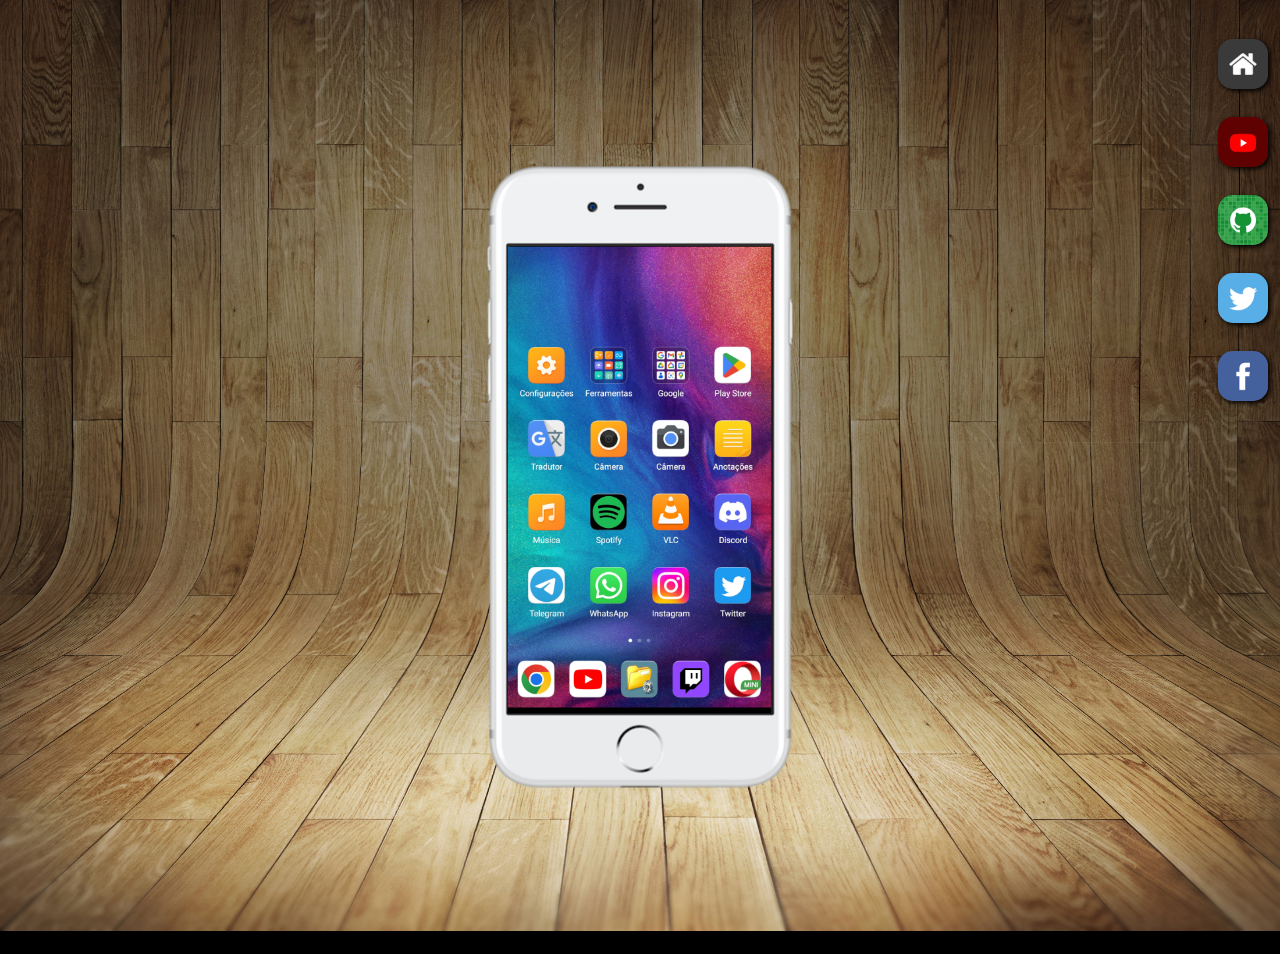
<file: index.html>
<!DOCTYPE html>
<html lang="pt-br">
<head>
    <meta charset="UTF-8">
    <meta http-equiv="X-UA-Compatible" content="IE=edge">
    <meta name="viewport" content="width=device-width, initial-scale=1.0">
    <title>Redes Sociais</title>
    <link rel="stylesheet" href="estilo/style.css">
</head>
<body>
    <main>
        <section id="telefone">
            <iframe src="home.html" frameborder="0" name="tela" id="tela">
              Seu navegador não é compatível com isso!
            </iframe>
        </section>
        <section id="redes-sociais">
            <a href="home.html" target="tela"><img src="imagens/logo-home.jpg" alt="Home"></a><br>
            <a href="youtube.html" target="tela"><img src="imagens/logo-youtube.jpg" alt="YouTube"></a><br>
            <a href="github.html" target="tela"><img src="imagens/logo-github.jpg" alt="GitHub"></a><br>
            <a href="twitter.html" target="tela"><img src="imagens/logo-twitter.jpg" alt="Twitter"></a><br>
            <a href="facebook.html" target="tela"><img src="imagens/logo-facebook.jpg" alt="Facebook"></a>
        </section>
    </main>
</body>
</html>
</file>
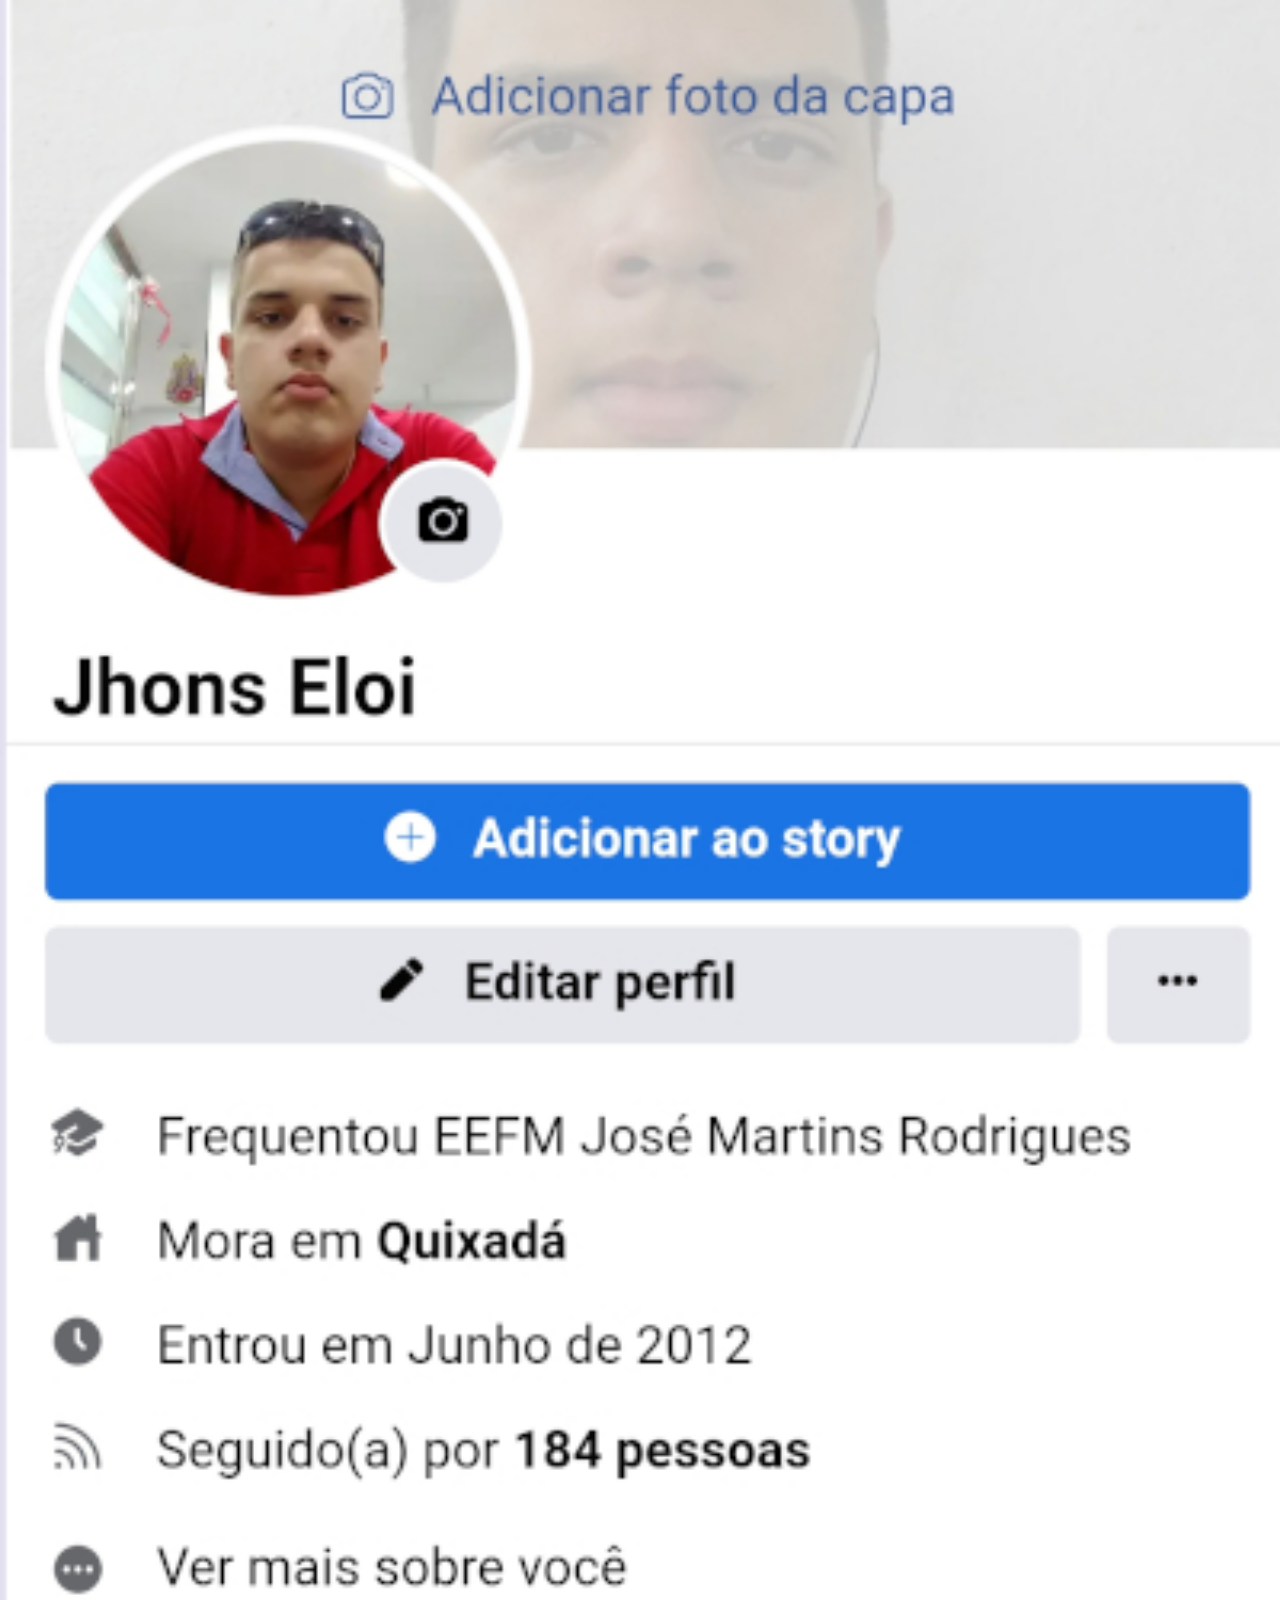
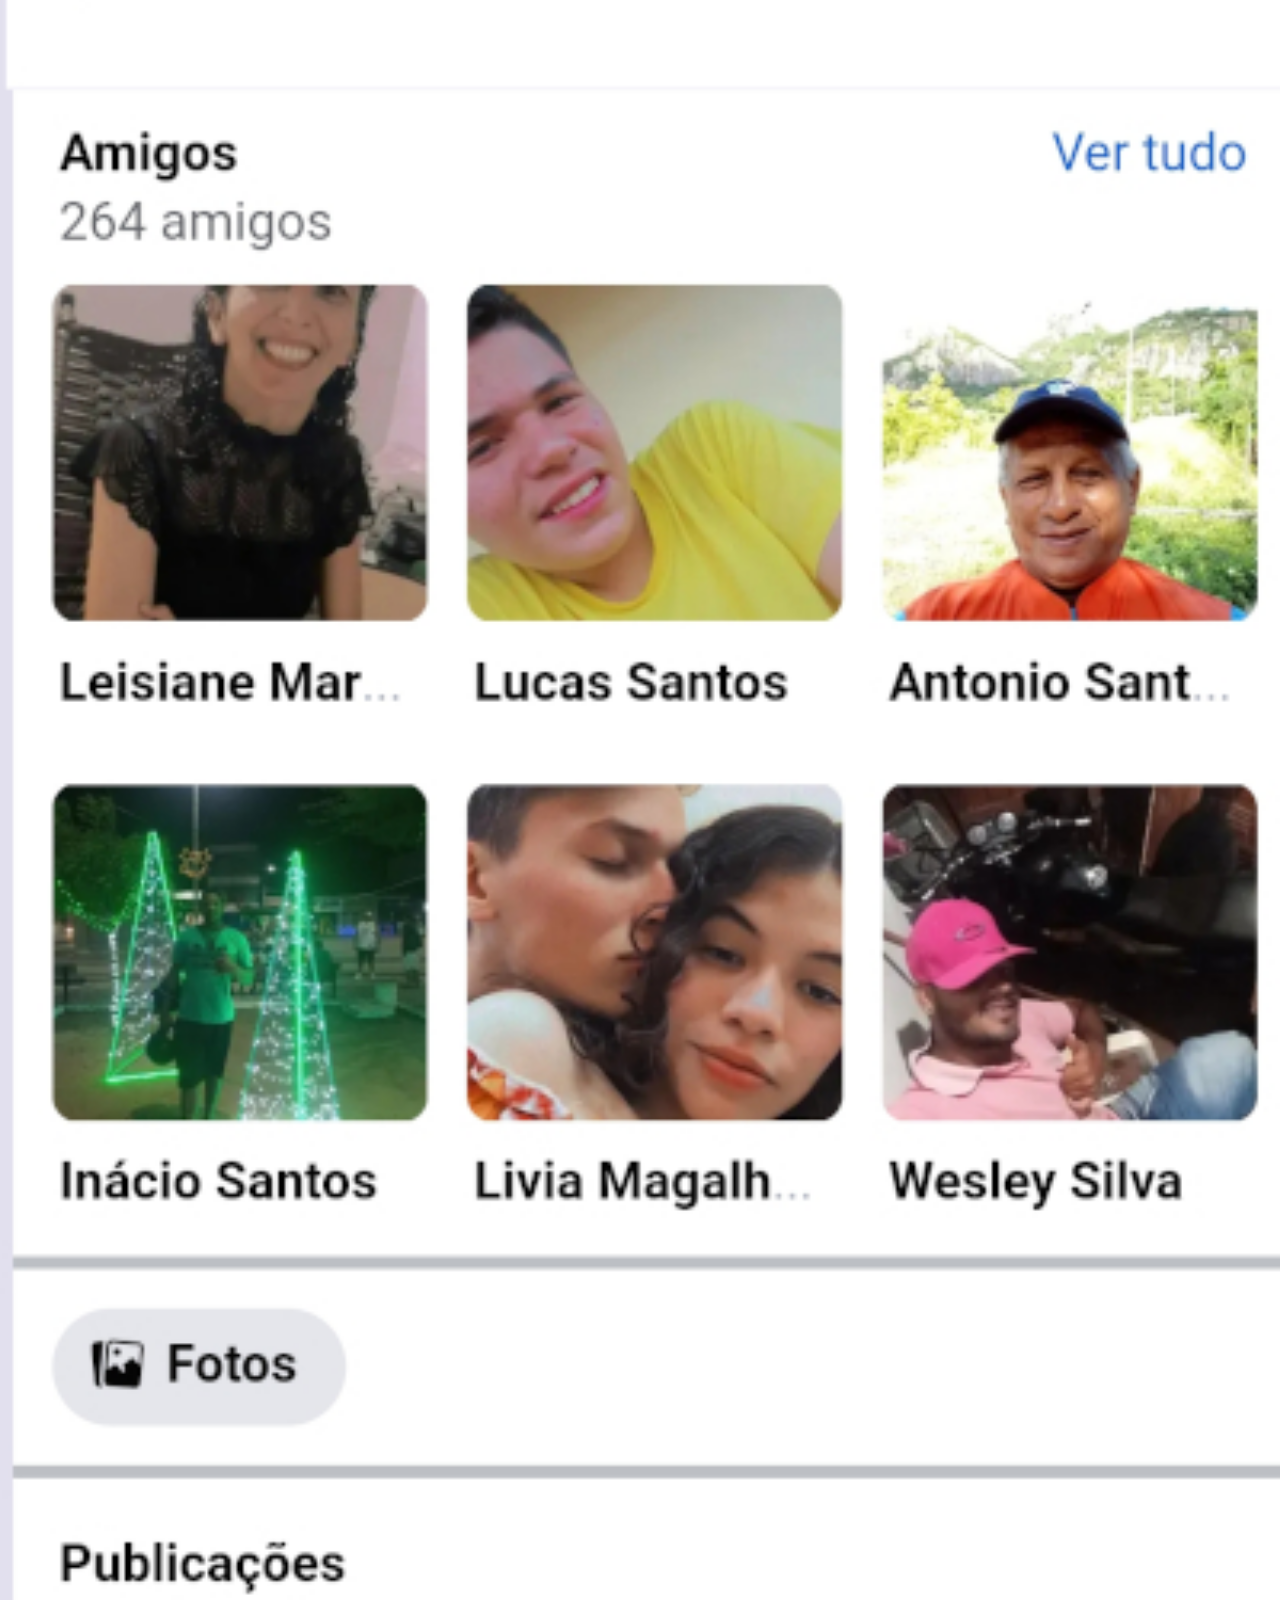
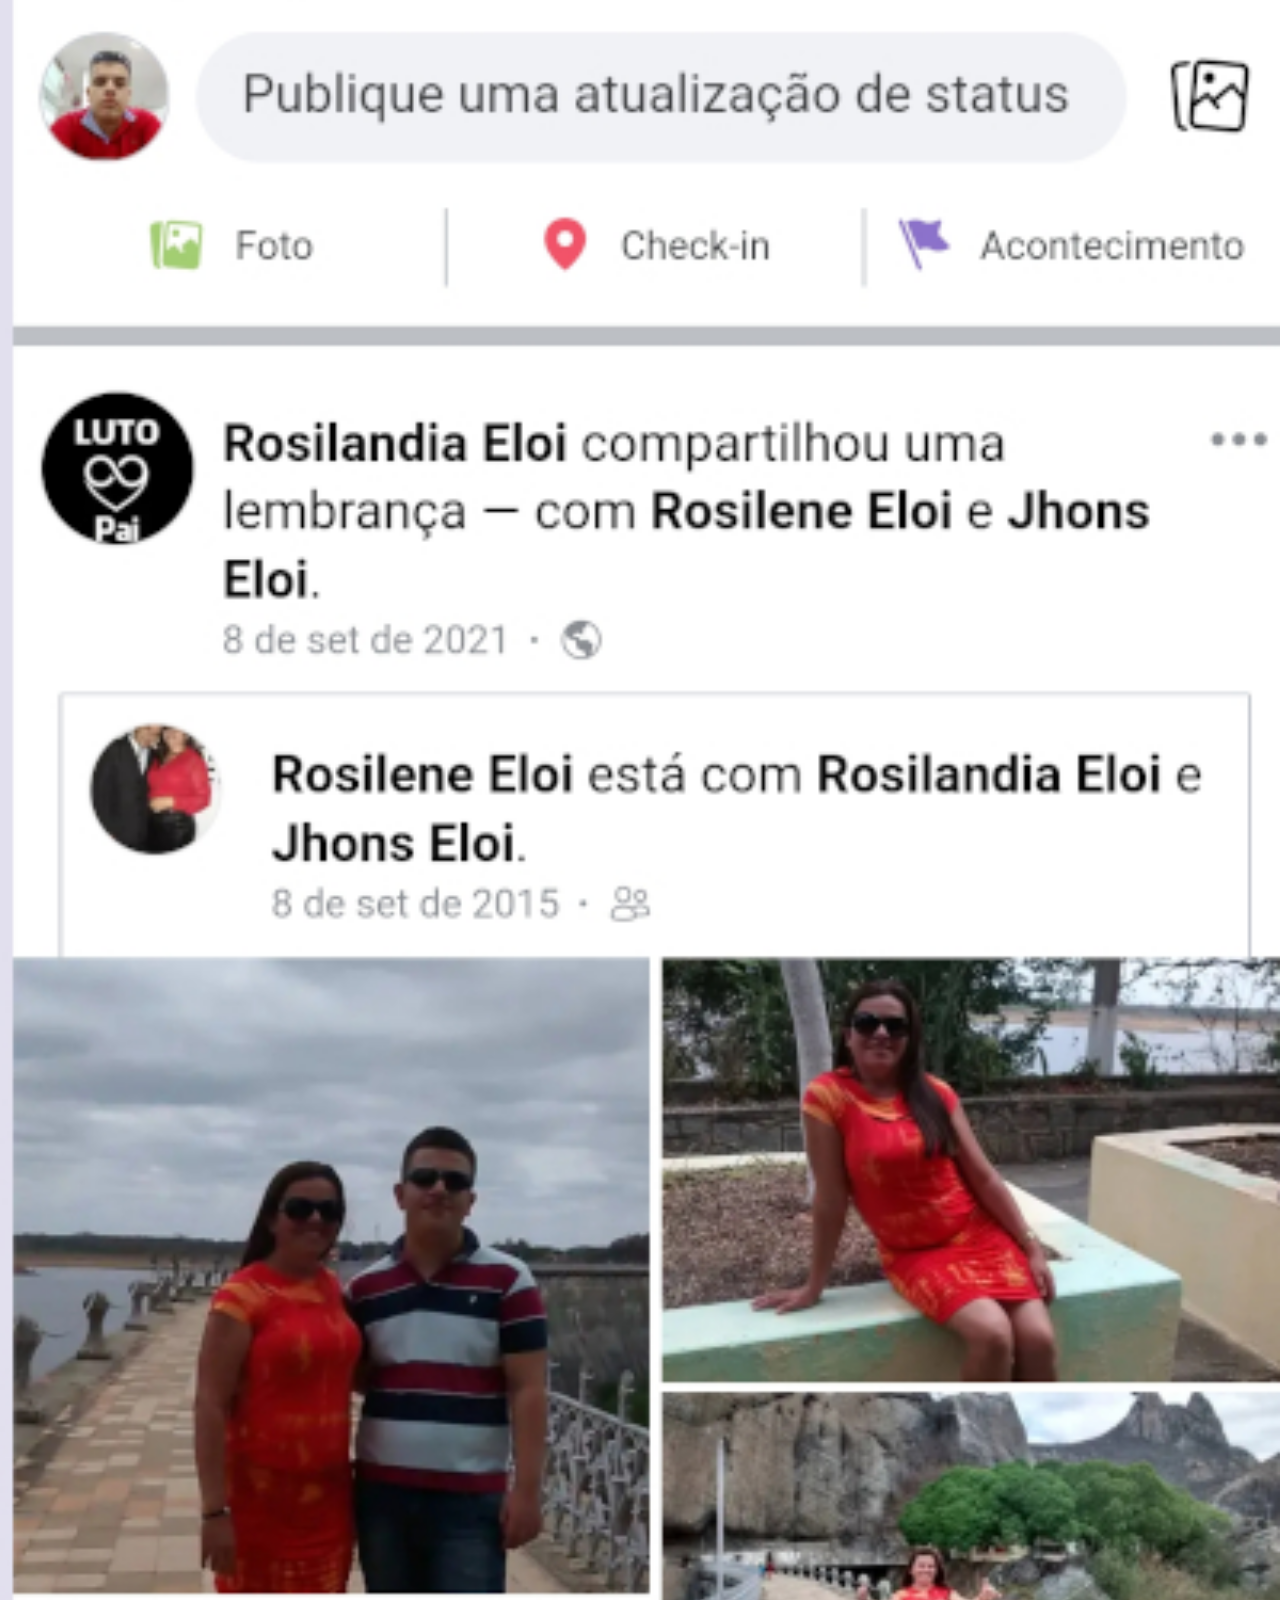
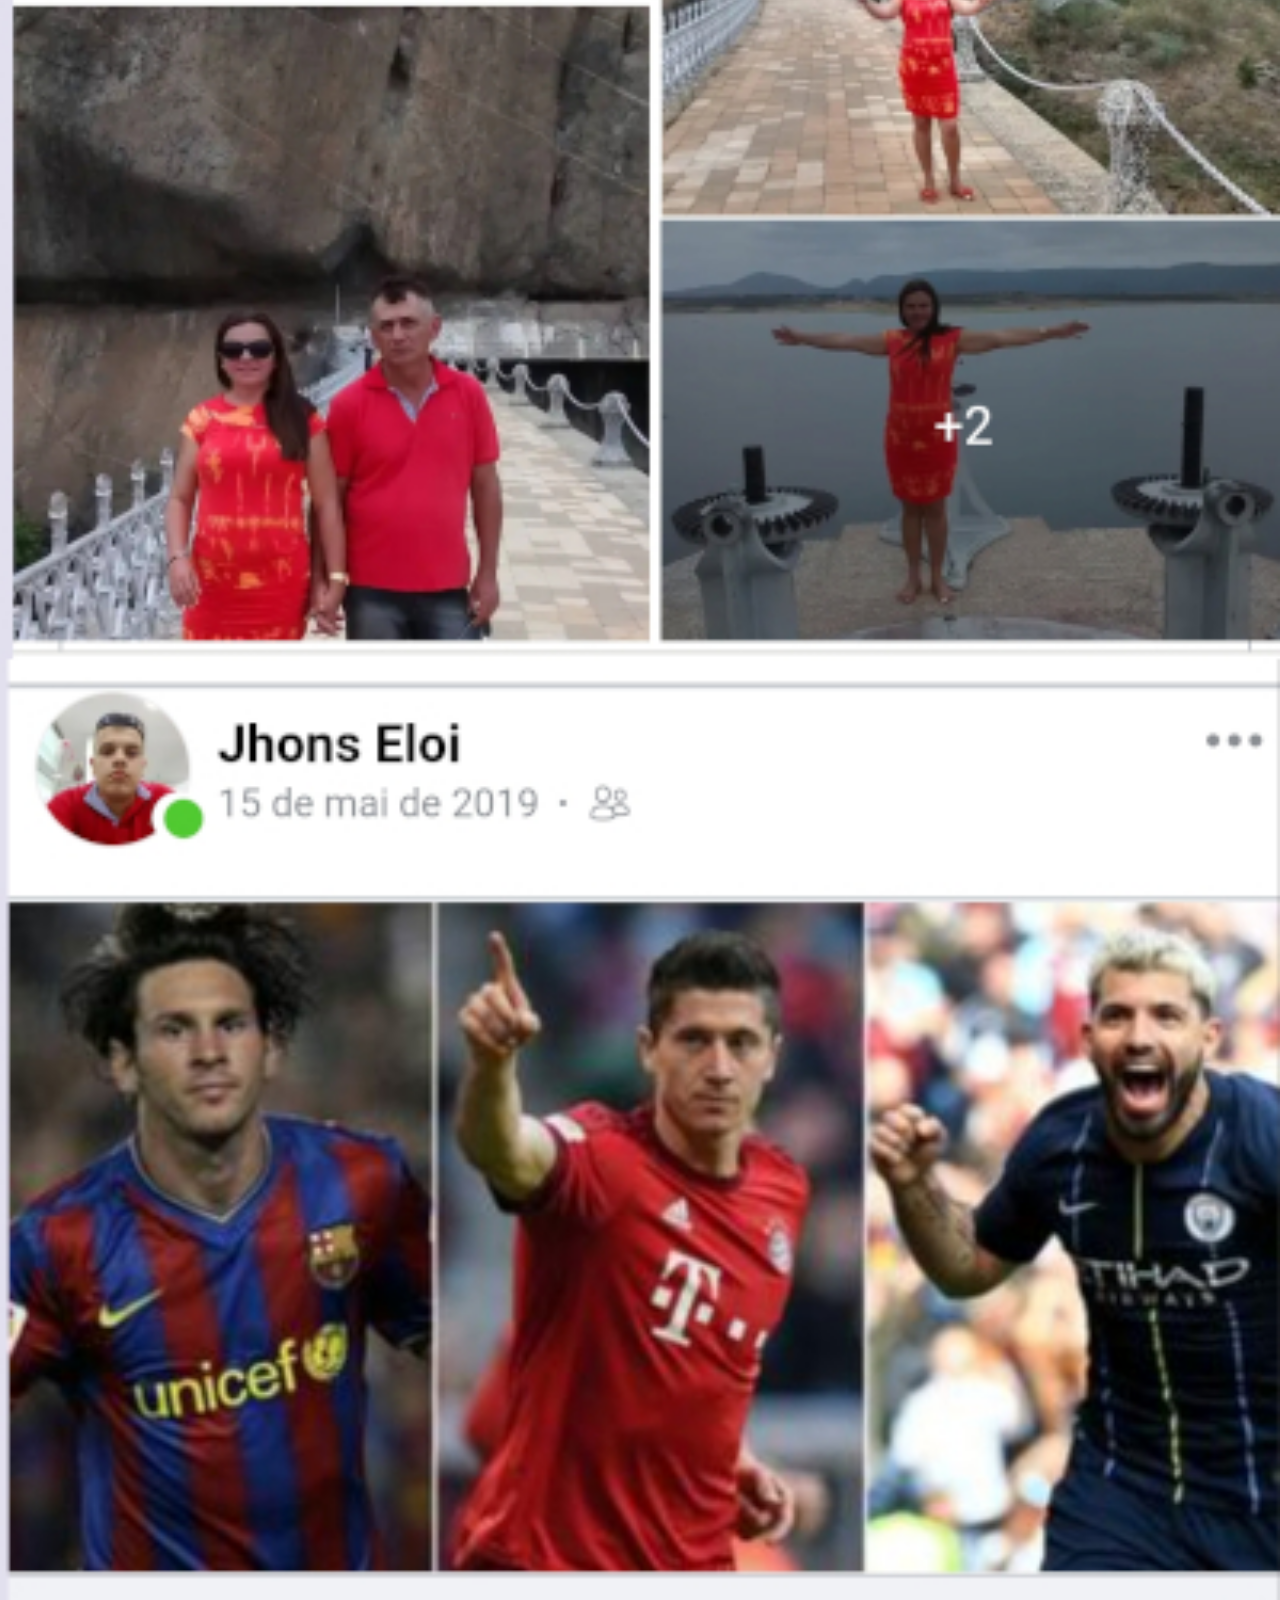
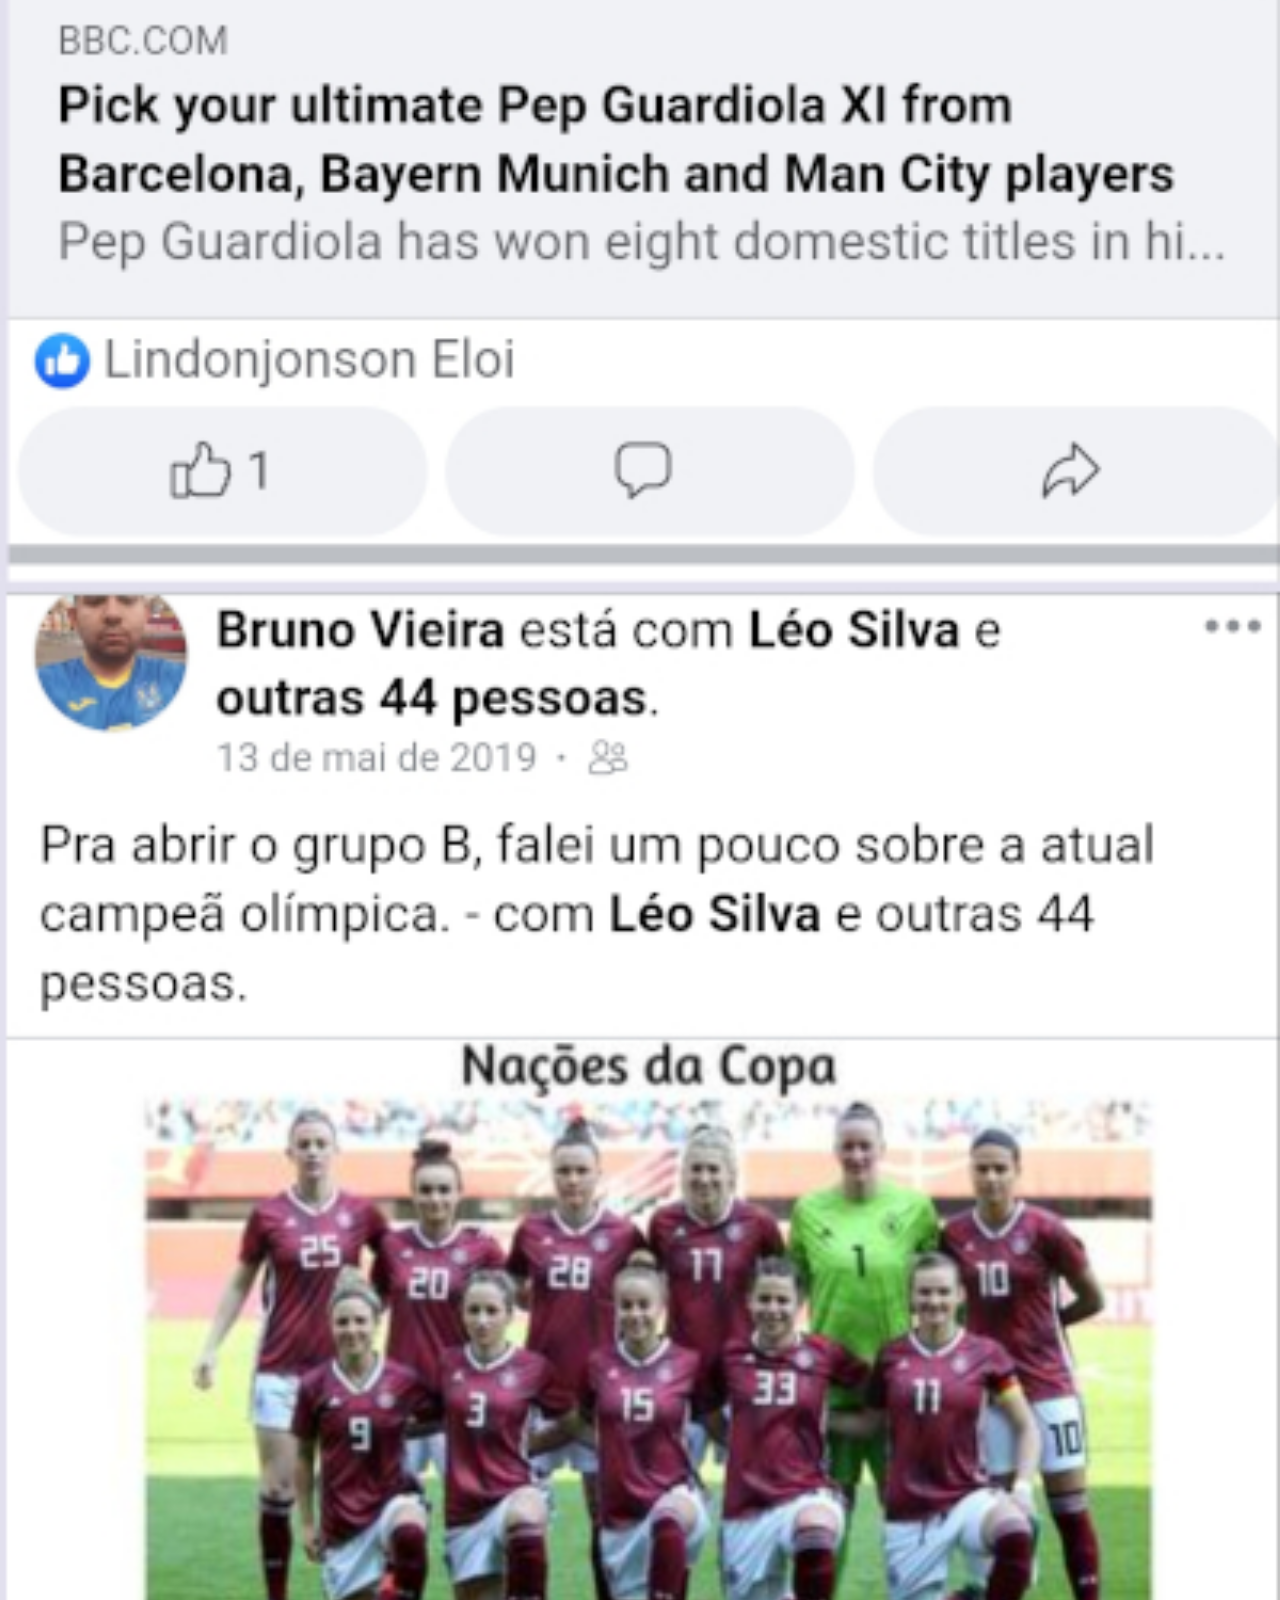
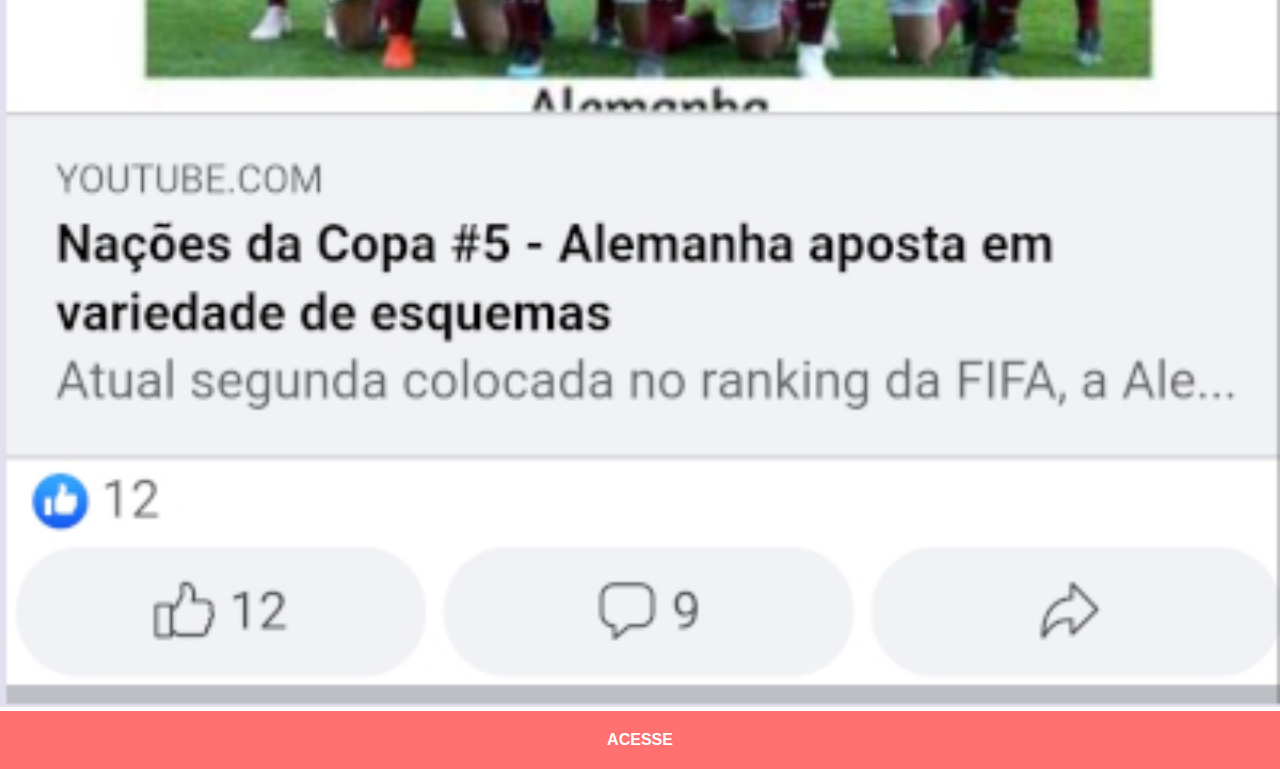
<file: facebook.html>
<!DOCTYPE html>
<html lang="pt-br">
<head>
    <meta charset="UTF-8">
    <meta http-equiv="X-UA-Compatible" content="IE=edge">
    <meta name="viewport" content="width=device-width, initial-scale=1.0">
    <title>Facebook</title>
    <link rel="stylesheet" href="estilo/social.css">
</head>
<body>
    <img src="imagens/tela-facebook.jpg" alt="facebook">
    <a href="https://facebook.com/jhonseloi" target="_blank">ACESSE</a>
</body>
</html>
</file>
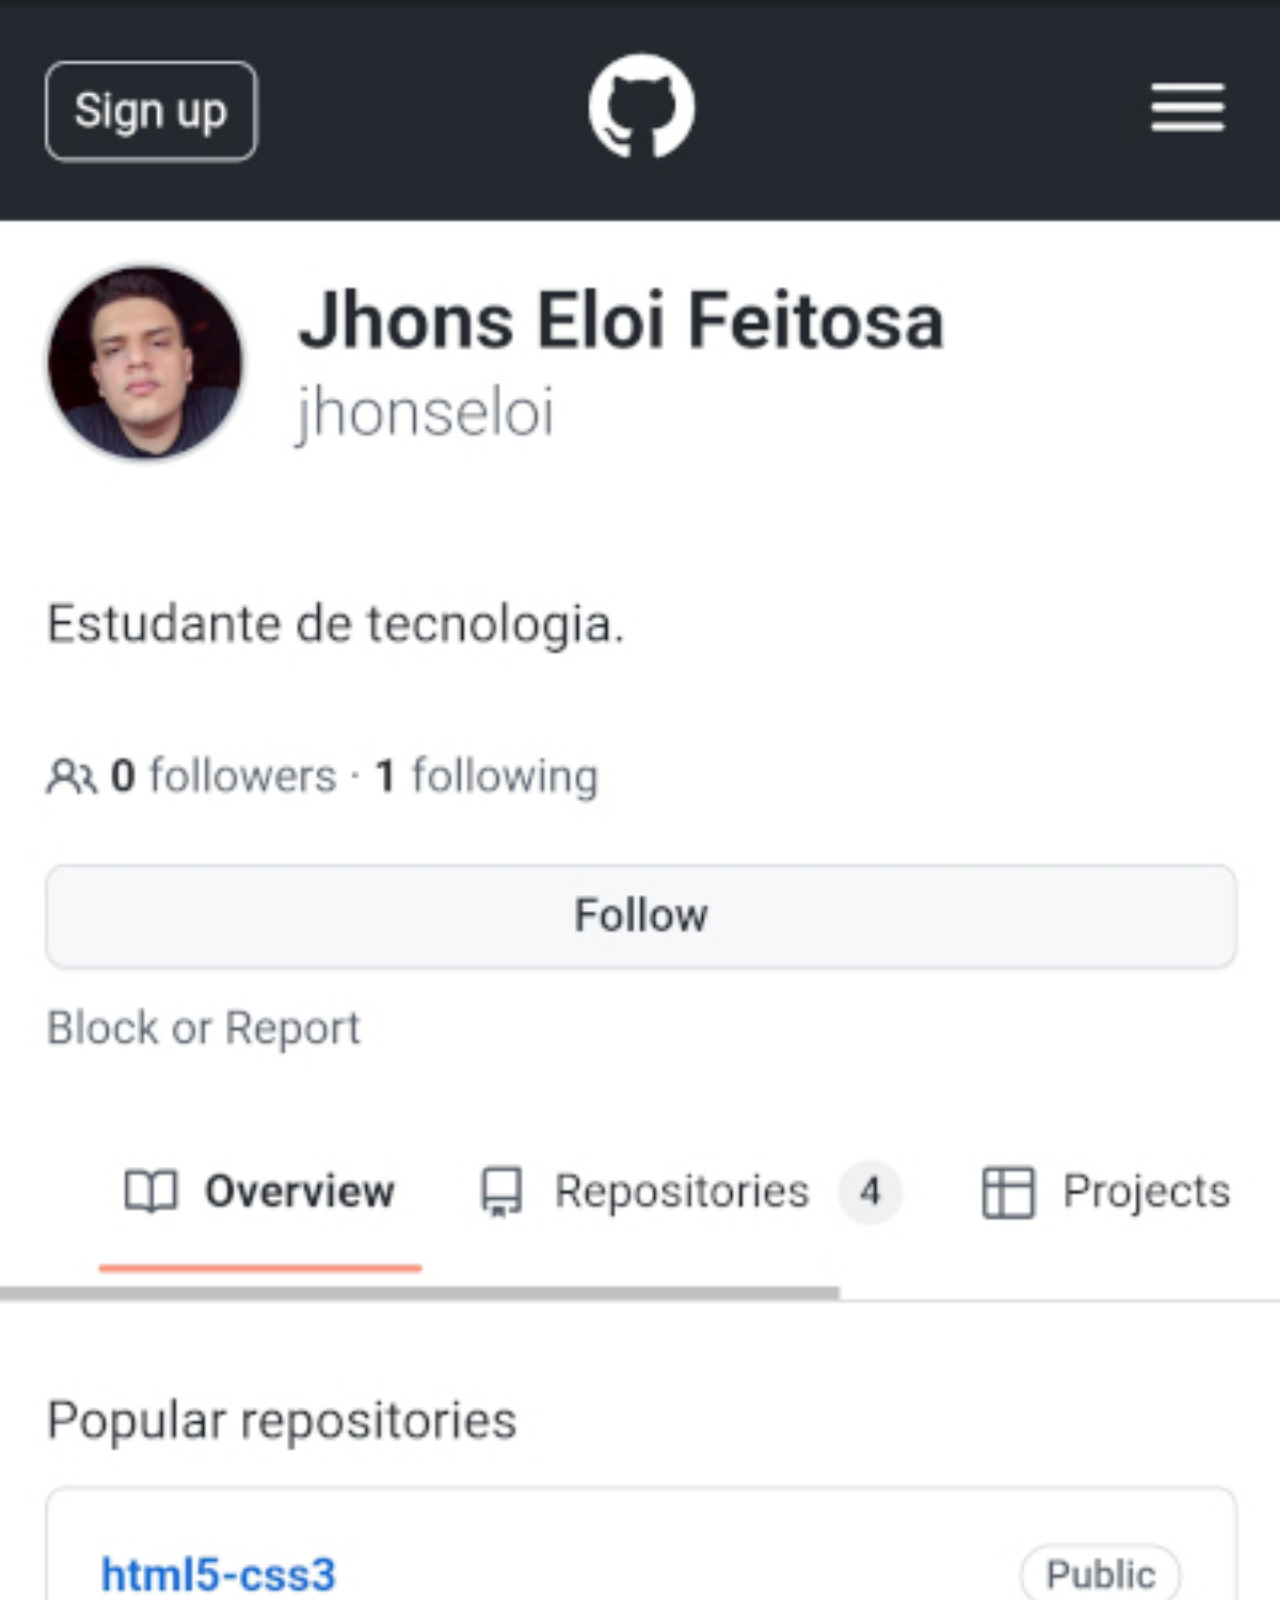
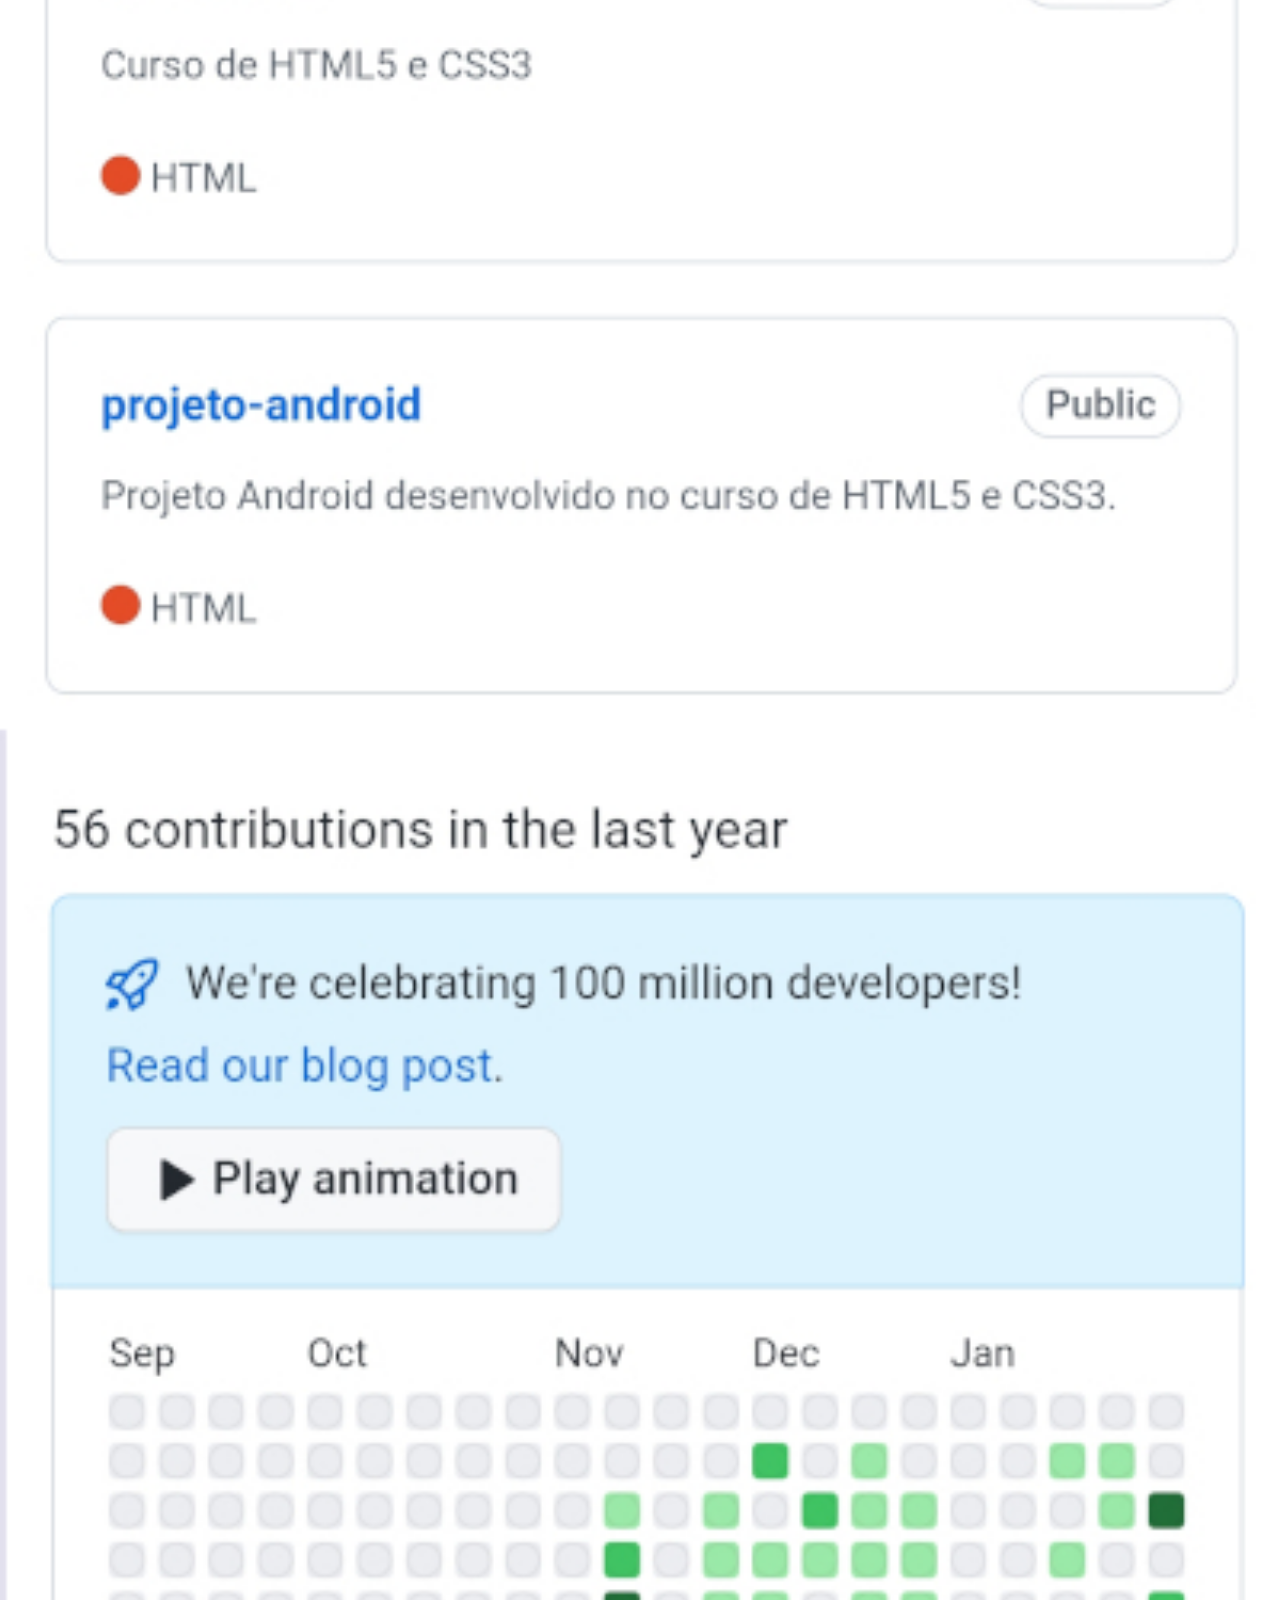
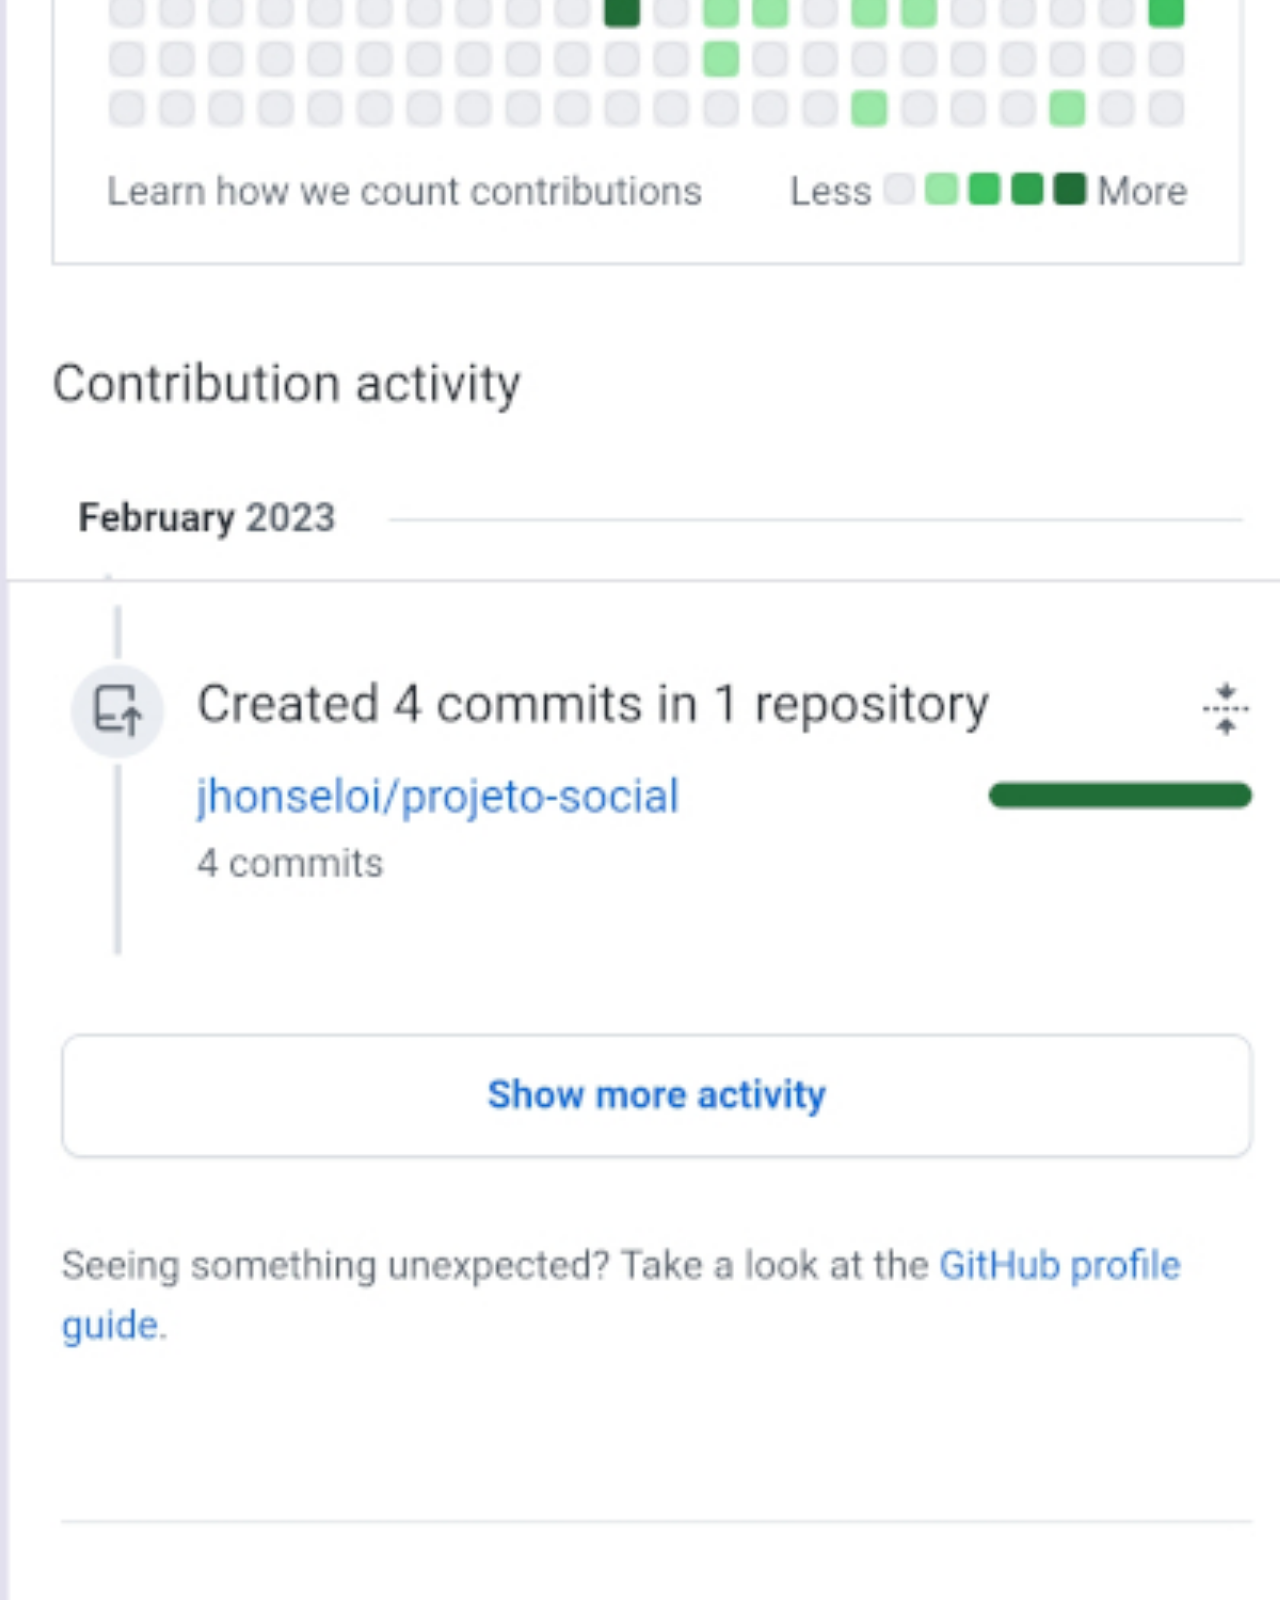
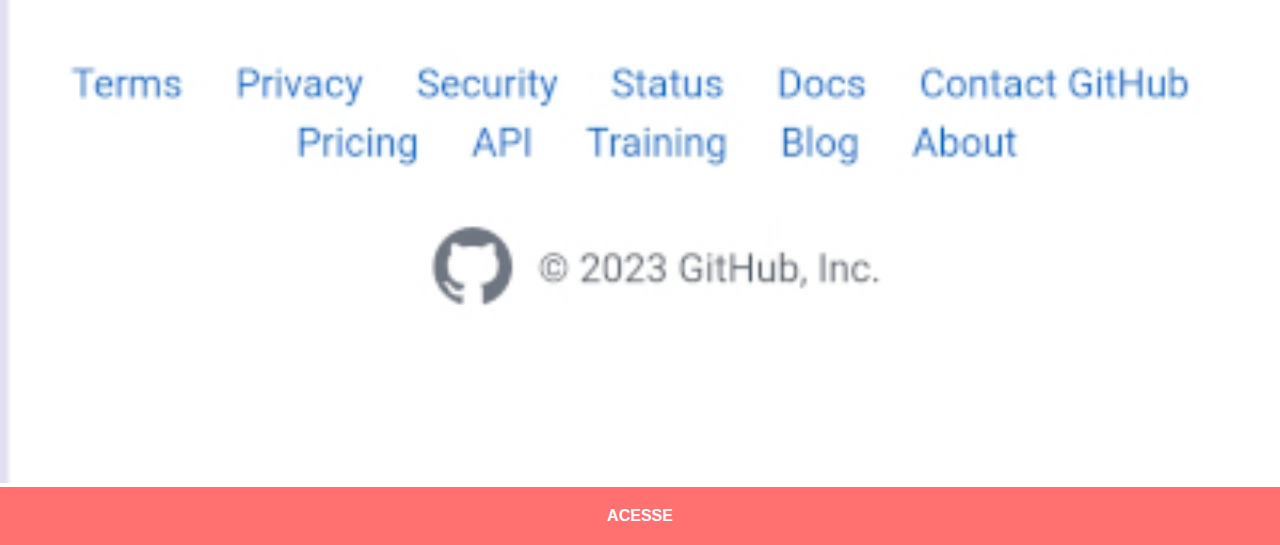
<file: github.html>
<!DOCTYPE html>
<html lang="pt-br">
<head>
    <meta charset="UTF-8">
    <meta http-equiv="X-UA-Compatible" content="IE=edge">
    <meta name="viewport" content="width=device-width, initial-scale=1.0">
    <title>GitHub</title>
    <link rel="stylesheet" href="estilo/social.css">
</head>
<body>
    <img src="imagens/tela-github.jpg" alt="GitHub">
    <a href="https://github.com/jhonseloi" target="_blank">ACESSE</a>
</body>
</html>
</file>
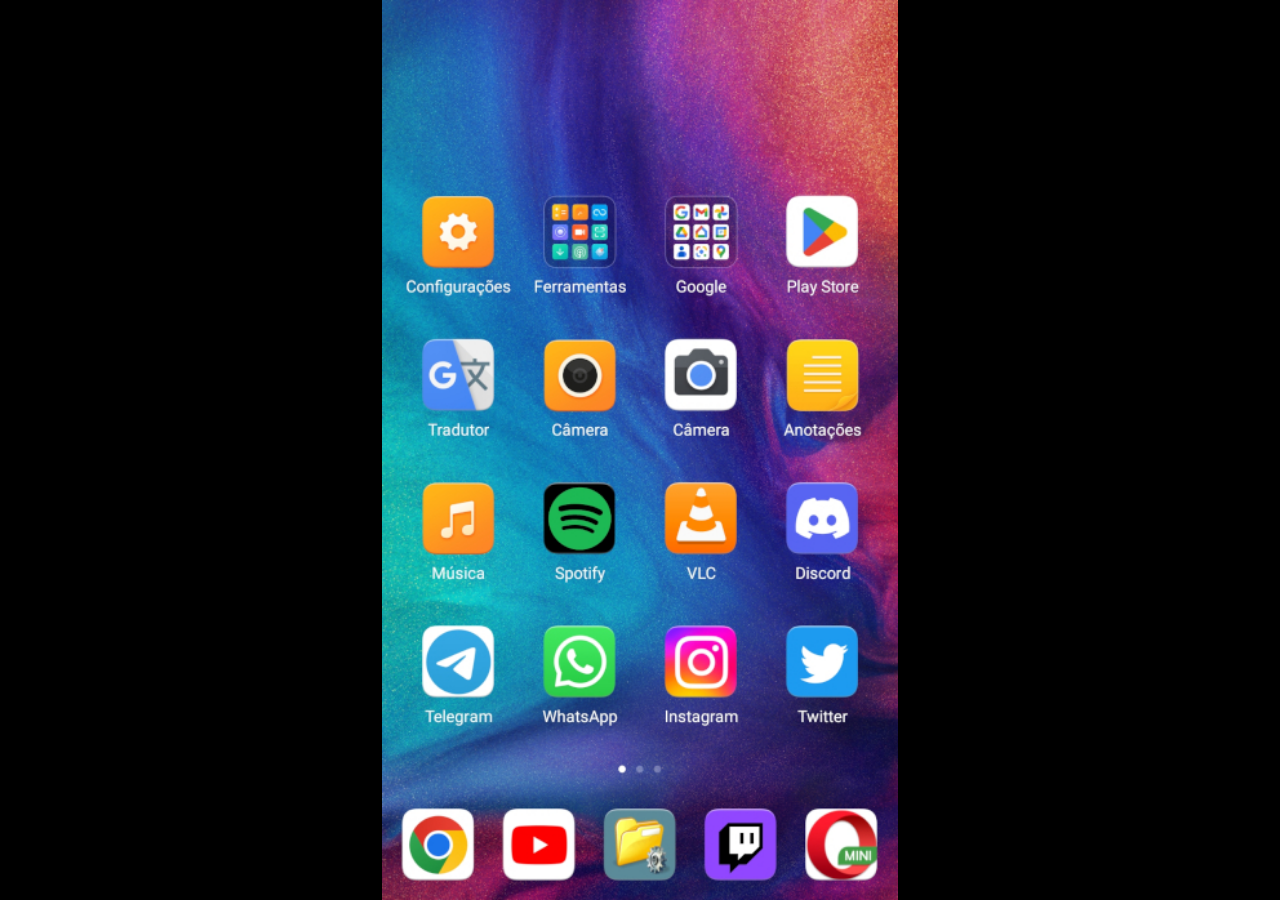
<file: home.html>
<!DOCTYPE html>
<html lang="pt-br">
<head>
    <meta charset="UTF-8">
    <meta http-equiv="X-UA-Compatible" content="IE=edge">
    <meta name="viewport" content="width=device-width, initial-scale=1.0">
    <title>Home</title>
</head>
<style>
    * {
        padding: 0px;
        margin: 0px;
    }

    body {
        background: black url('imagens/tela-home.jpg') no-repeat top center;
        background-size: contain;
        height: 100vh;
        width: 100vw;
    }
</style>
<body>

</body>
</html>
</file>
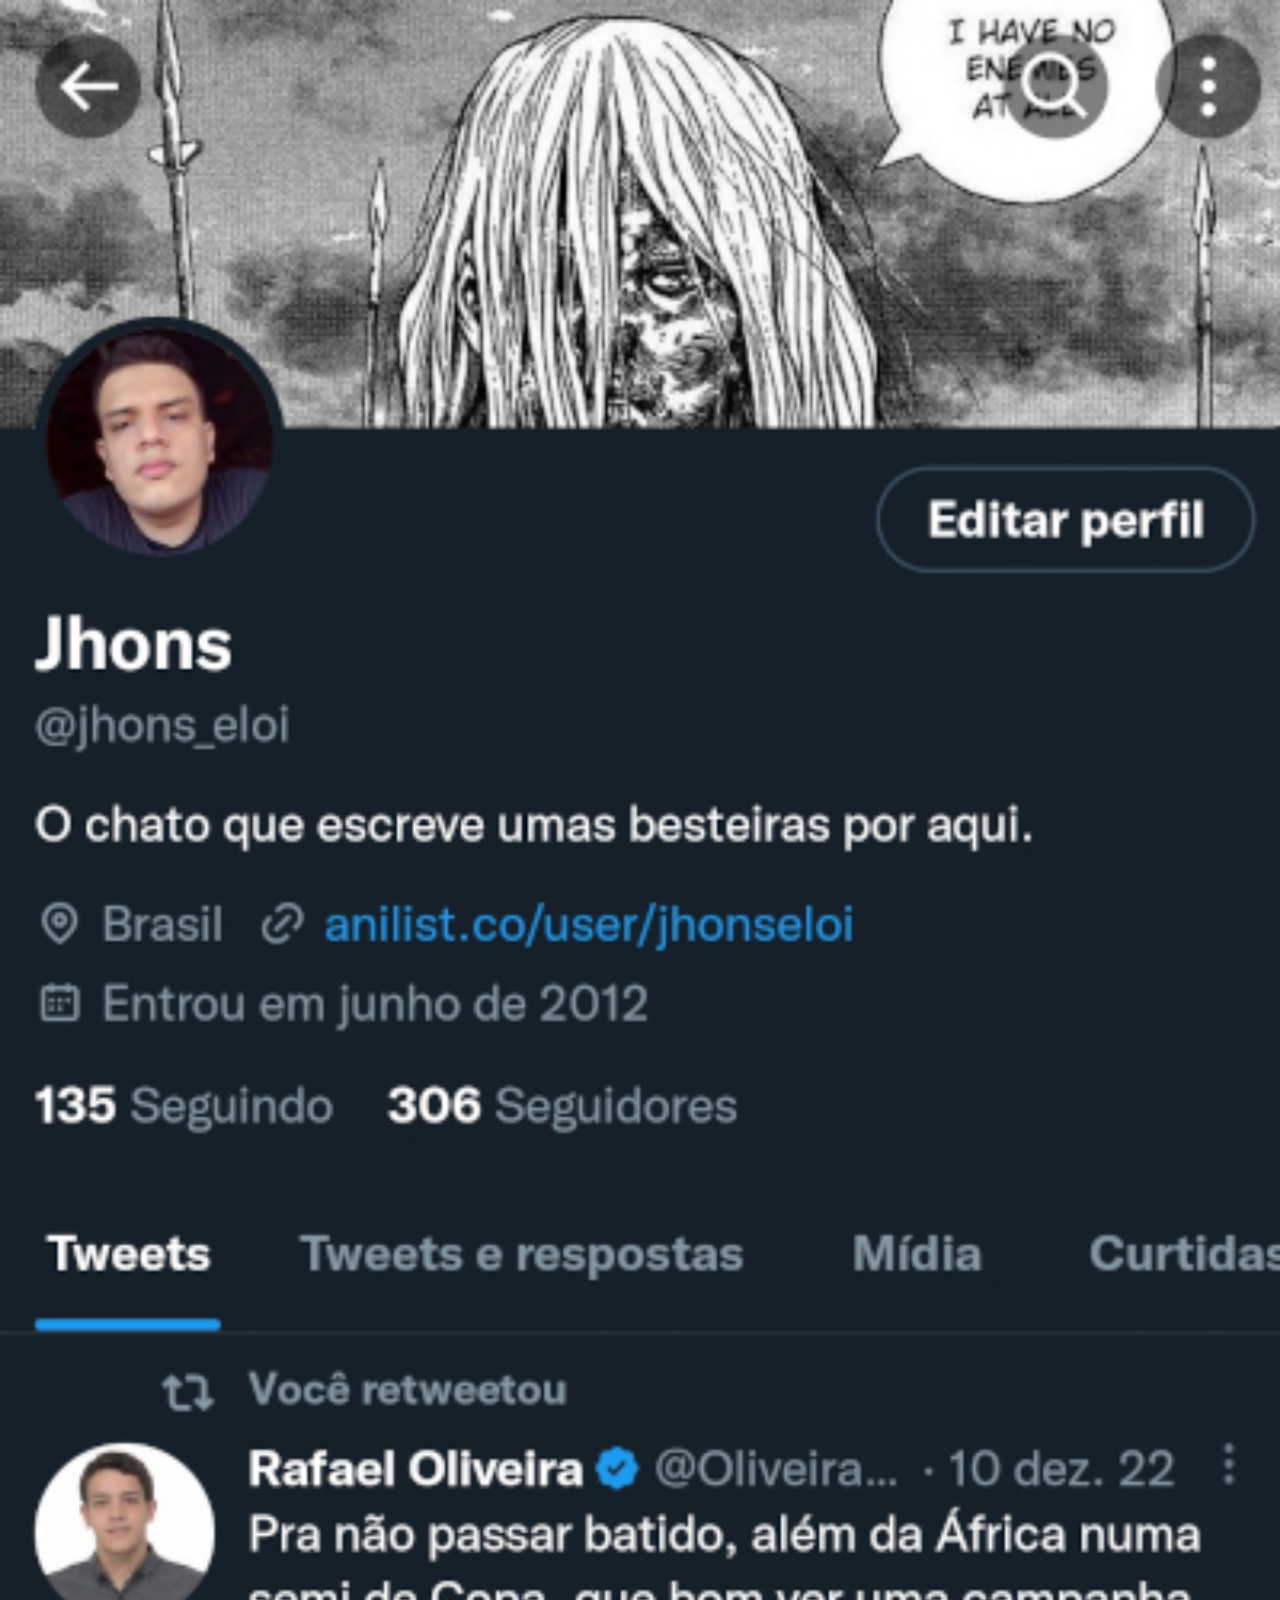
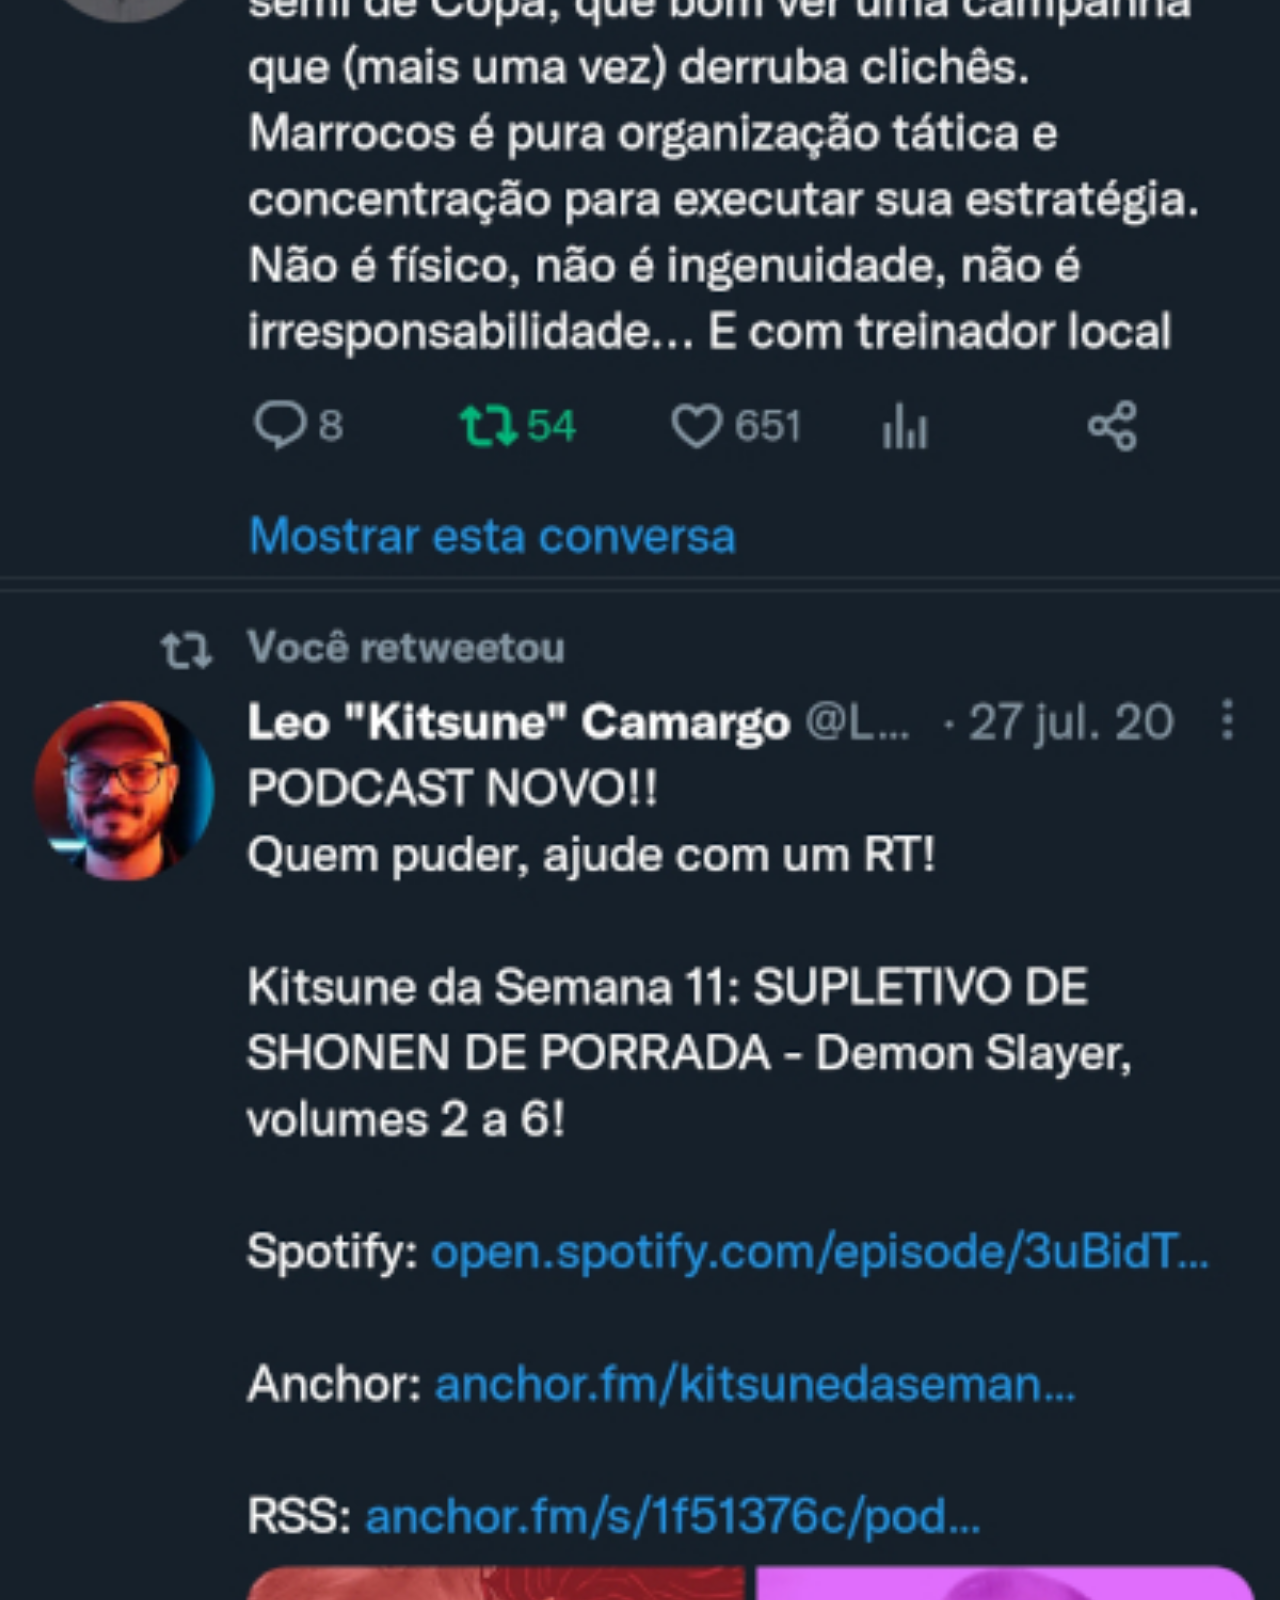
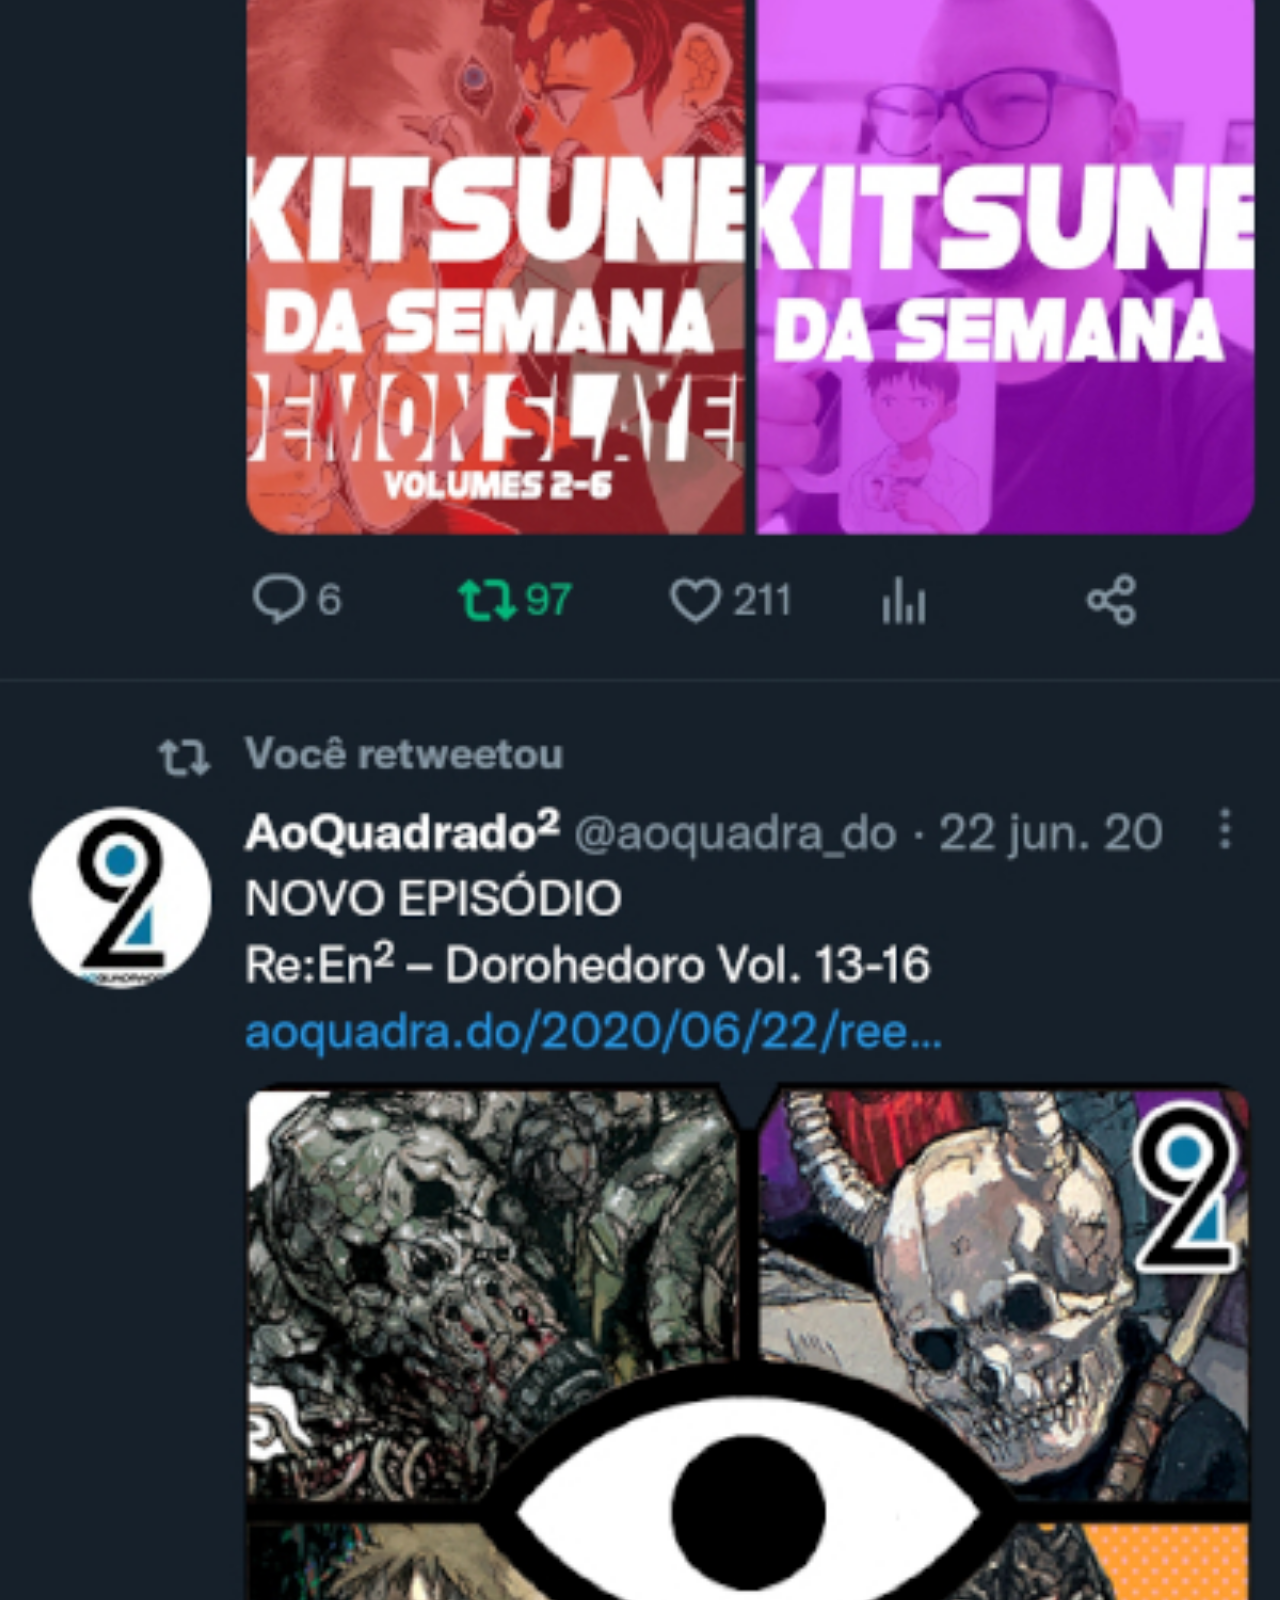
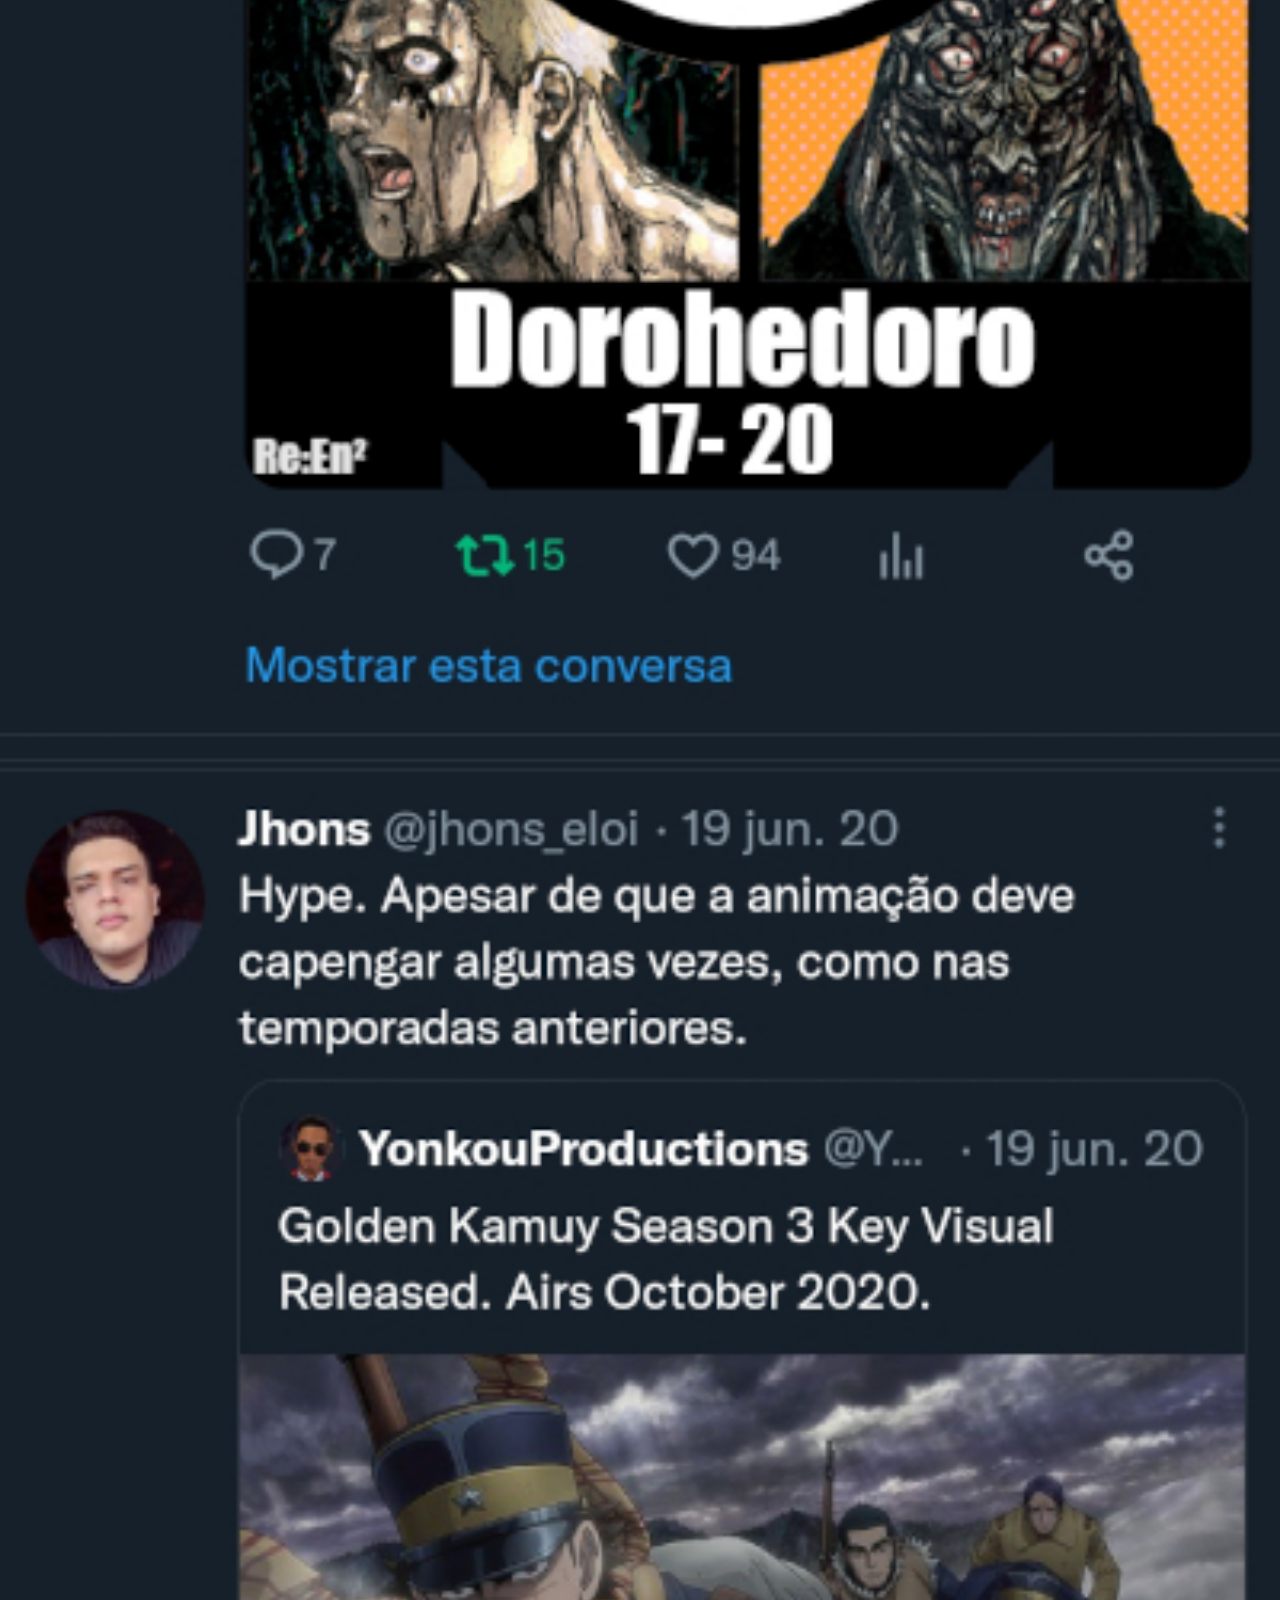
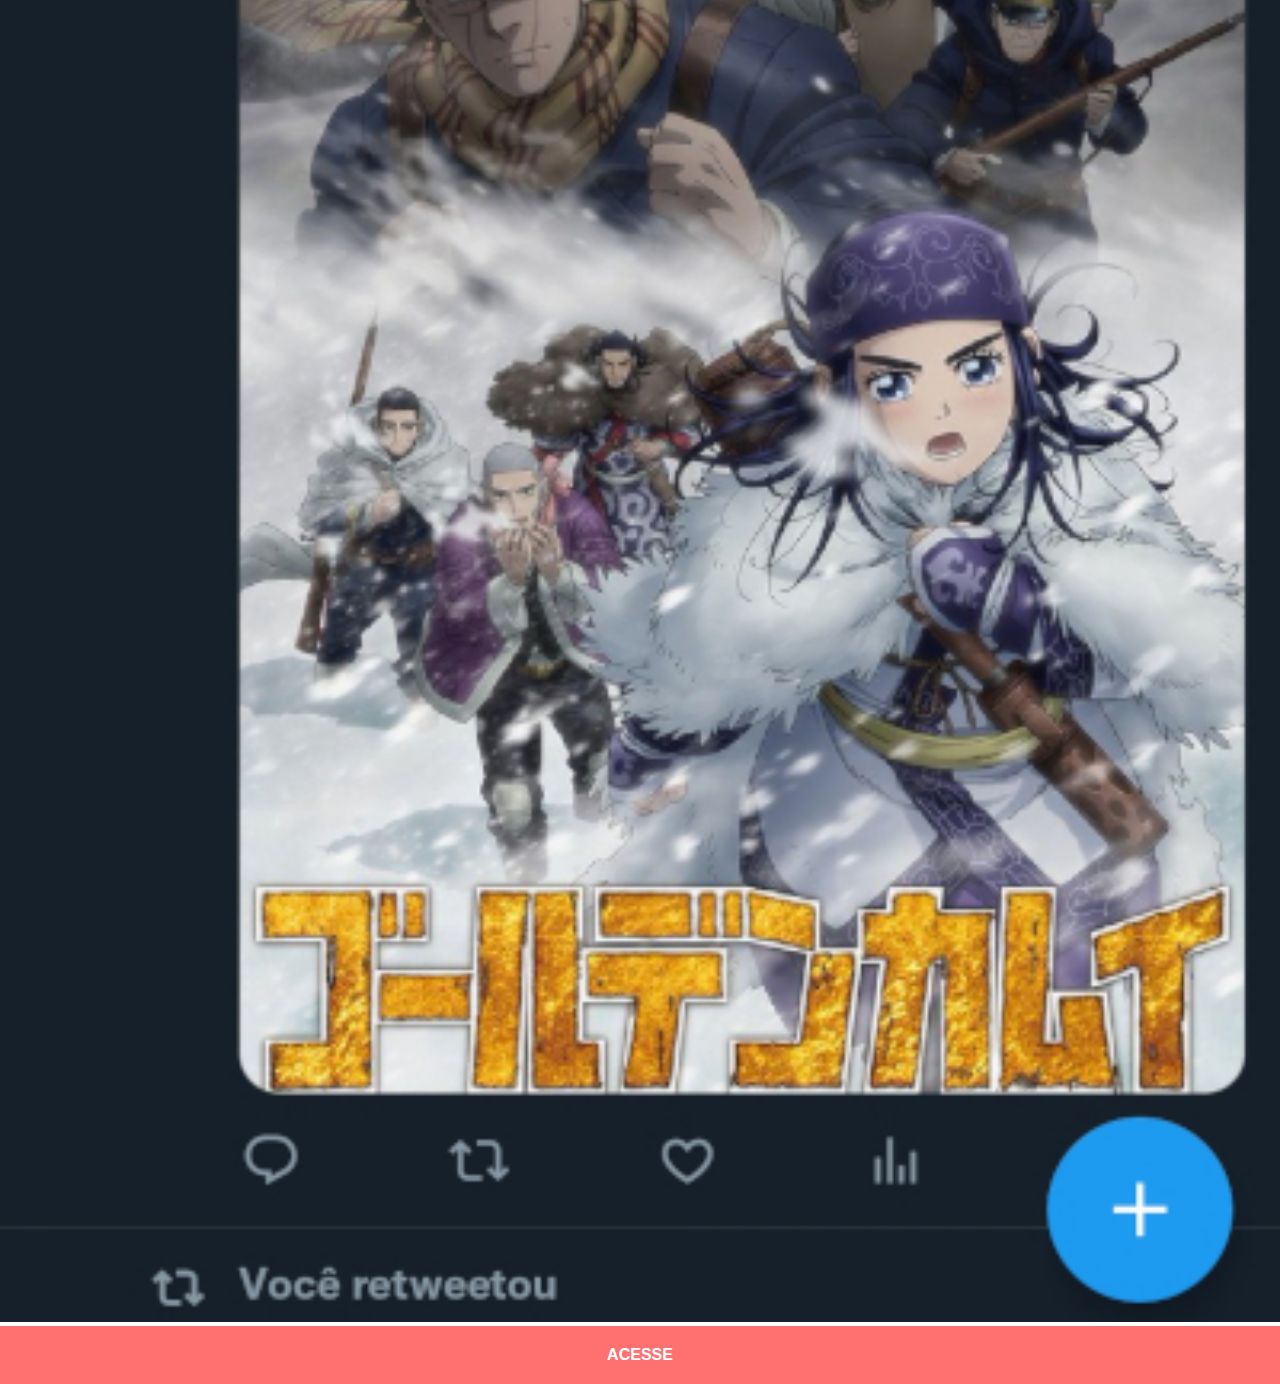
<file: twitter.html>
<!DOCTYPE html>
<html lang="pt-br">
<head>
    <meta charset="UTF-8">
    <meta http-equiv="X-UA-Compatible" content="IE=edge">
    <meta name="viewport" content="width=device-width, initial-scale=1.0">
    <title>Twitter</title>
    <link rel="stylesheet" href="estilo/social.css">
</head>
<body>
    <img src="imagens/tela-twitter.jpg" alt="Twitter">
    <a href="https://twitter.com/jhons_eloi" target="_blank">ACESSE</a>
</body>
</html>
</file>
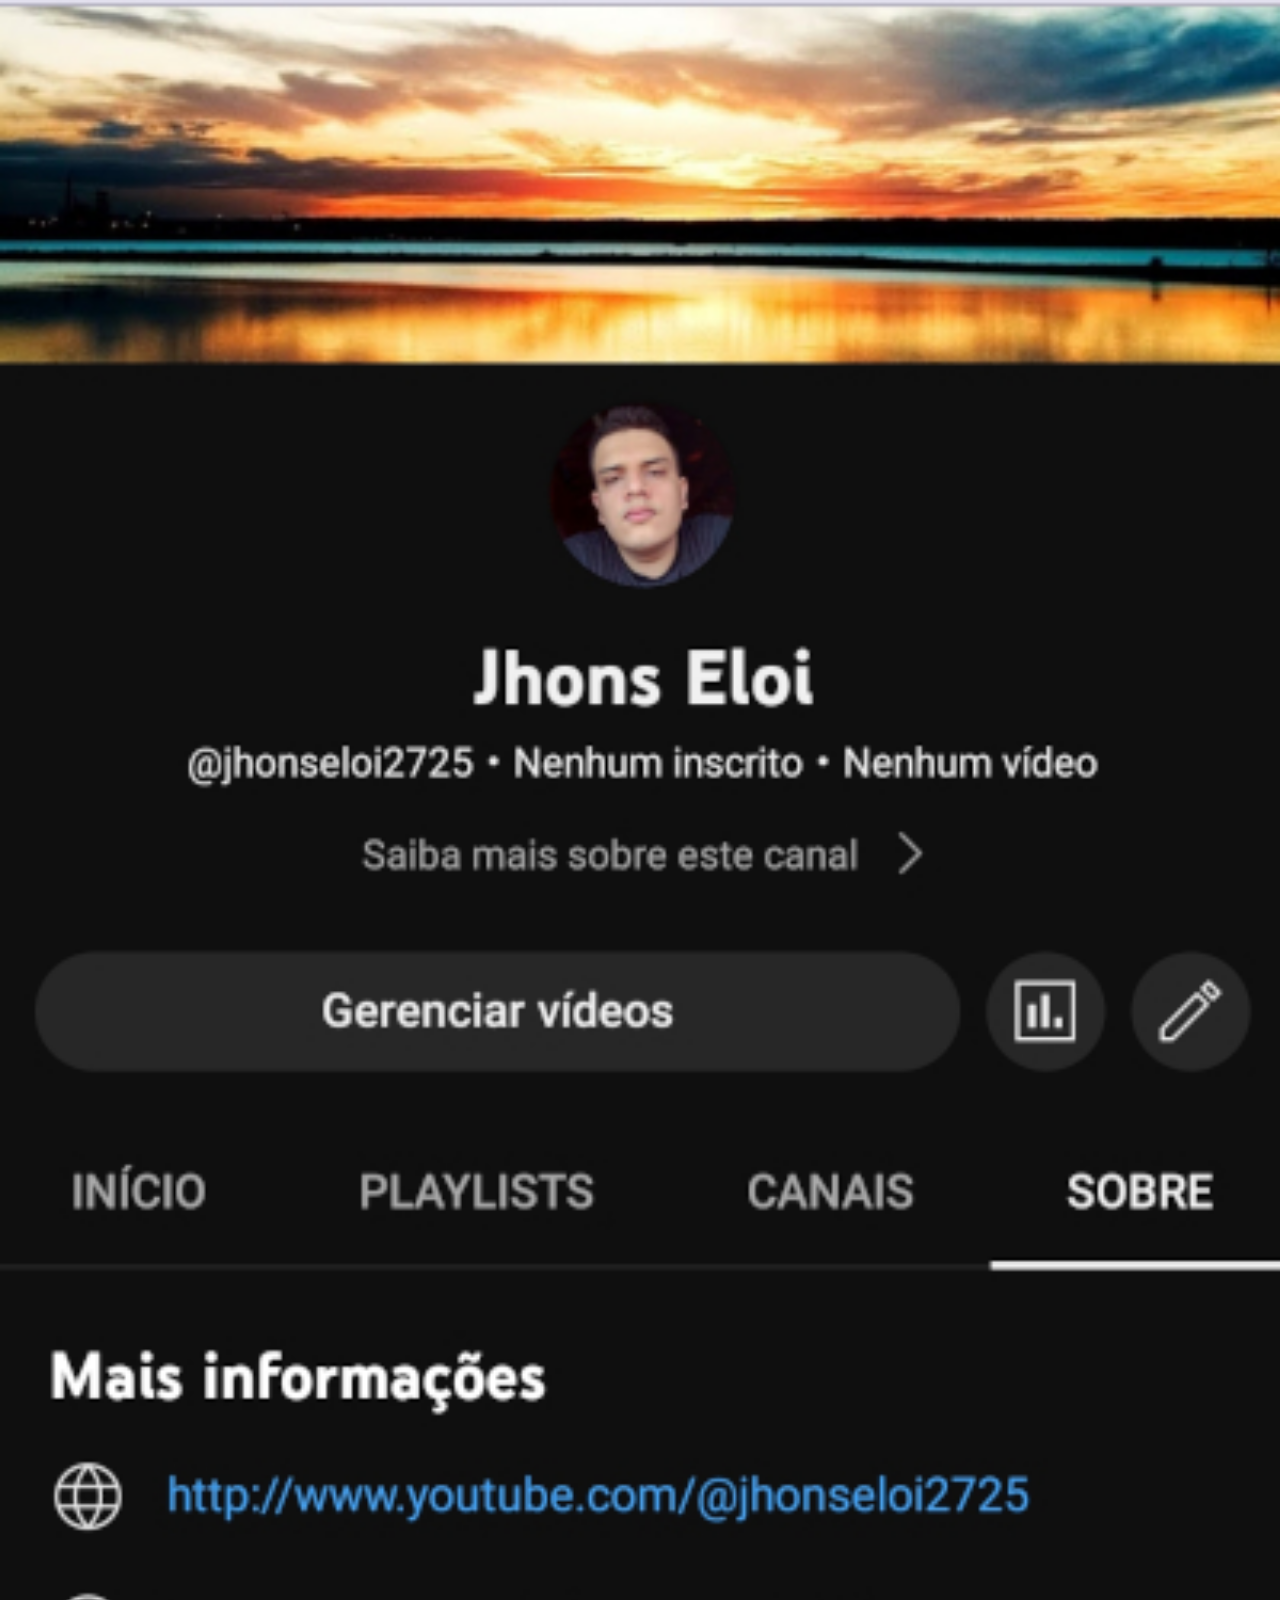
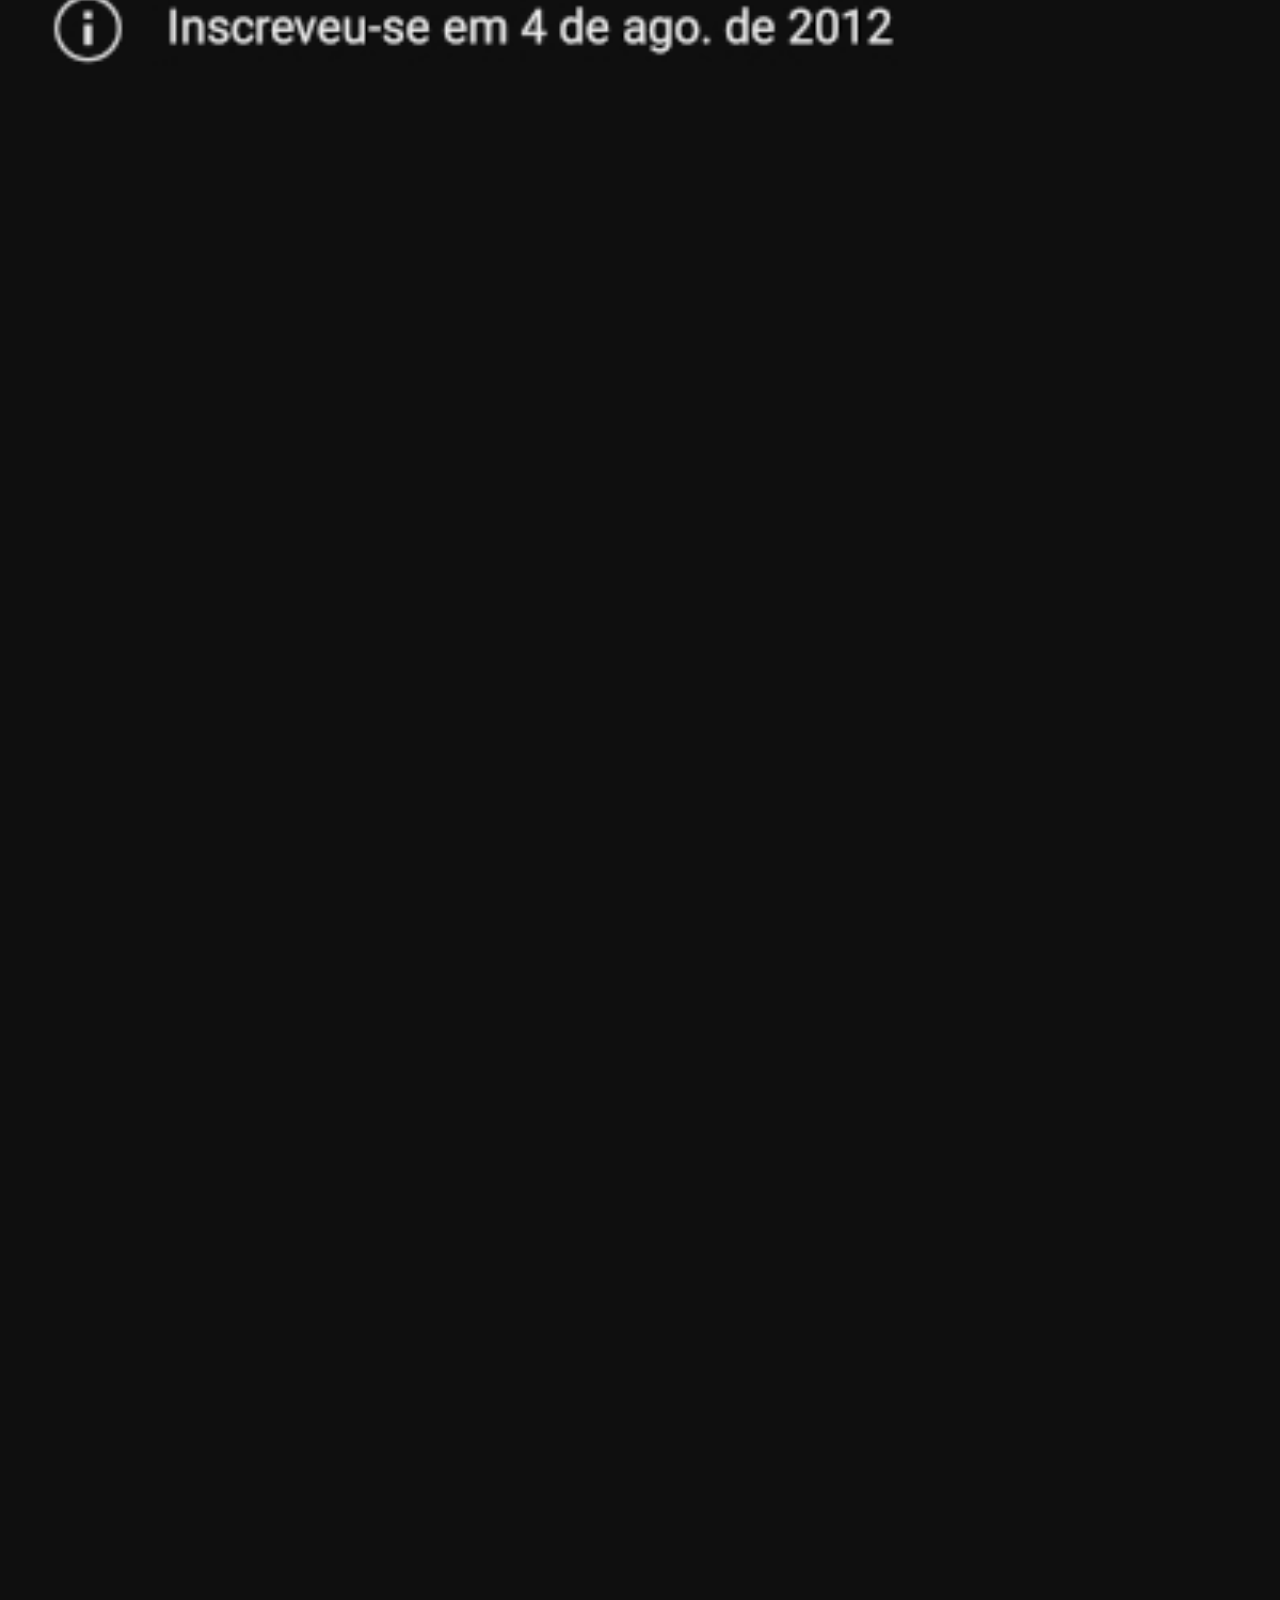
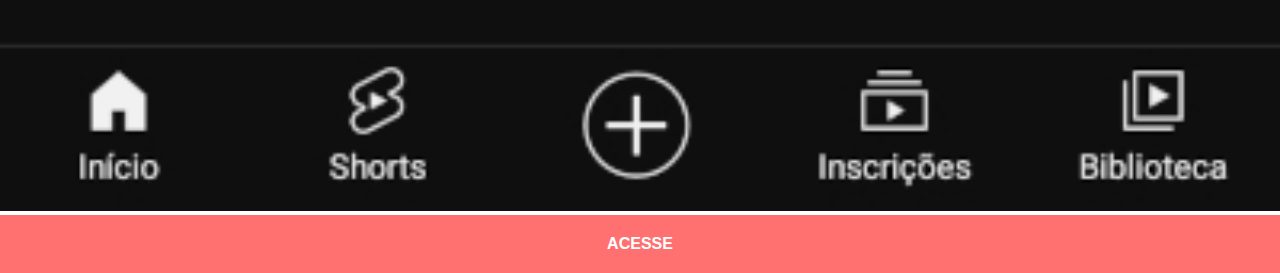
<file: youtube.html>
<!DOCTYPE html>
<html lang="pt-br">
<head>
    <meta charset="UTF-8">
    <meta http-equiv="X-UA-Compatible" content="IE=edge">
    <meta name="viewport" content="width=device-width, initial-scale=1.0">
    <title>YouTube</title>
    <link rel="stylesheet" href="estilo/social.css">
</head>
<body>
   <img src="imagens/tela-youtube.jpg" alt="YouTube"> 
   <a href="https://youtube.com/@jhonseloi2725" target="_blank">ACESSE</a>
</body>
</html>
</file>
<file: estilo/style.css>
@charset "UTF-8";

::-webkit-scrollbar {
    width: 0px;
    height: 0px;
}

* {
    padding: 0px;
    margin: 0px;
    font-family: Arial, Helvetica, sans-serif;
}

html, body {
    height: 100vh;
    width: 100vw;
}

body {
    background: black url(../imagens/fundo-madeira.jpg) no-repeat top center fixed;
    background-size: cover;
    padding-top: 3vh;
    padding-bottom: 3vh;
}

main {
    height: 100vh;
    position: relative;
}

section#telefone {
    background: url('../imagens/frame-iphone.png') no-repeat center center fixed;
    position: absolute;
    top: 50%;
    left: 50%;
    transform: translate(-50%, -50%);
    height: 627px;
    width: 311px;
}

iframe#tela {
    position: relative;
    top: 83px;
    left: 23px;
    height: 467px;
    width: 264px;
}

section#redes-sociais {
    text-align: right;
}

section#redes-sociais img {
    width: 50px;
    border-radius: 15px;
    box-shadow: 2px 2px 5px black;
    box-sizing: border-box;
    margin: 12px;
}

section#redes-sociais img:hover {
    border: 2px solid rgba(255, 255, 255, 0.644);
    box-shadow: 4px 4px 10px black;
    transform: translate(-5px, -3px);
    transition: .5s, border .2s;
}
</file>
<file: estilo/social.css>
@charset "UTF-8";

::-webkit-scrollbar {
    width: 0px;
    height: 0px;
}

* {
    margin: 0px;
    padding: 0px;
    font-family: Arial, Helvetica, sans-serif;
}

img {
    width: 100vw;
}

a {
    background-color: rgba(255, 0, 0, 0.555);
    color: white;
    display: block;
    padding: 20px;
    font-weight: bolder;
    text-align: center;
    text-decoration: none;
}

a:hover {
    background-color: red;
}
</file>
